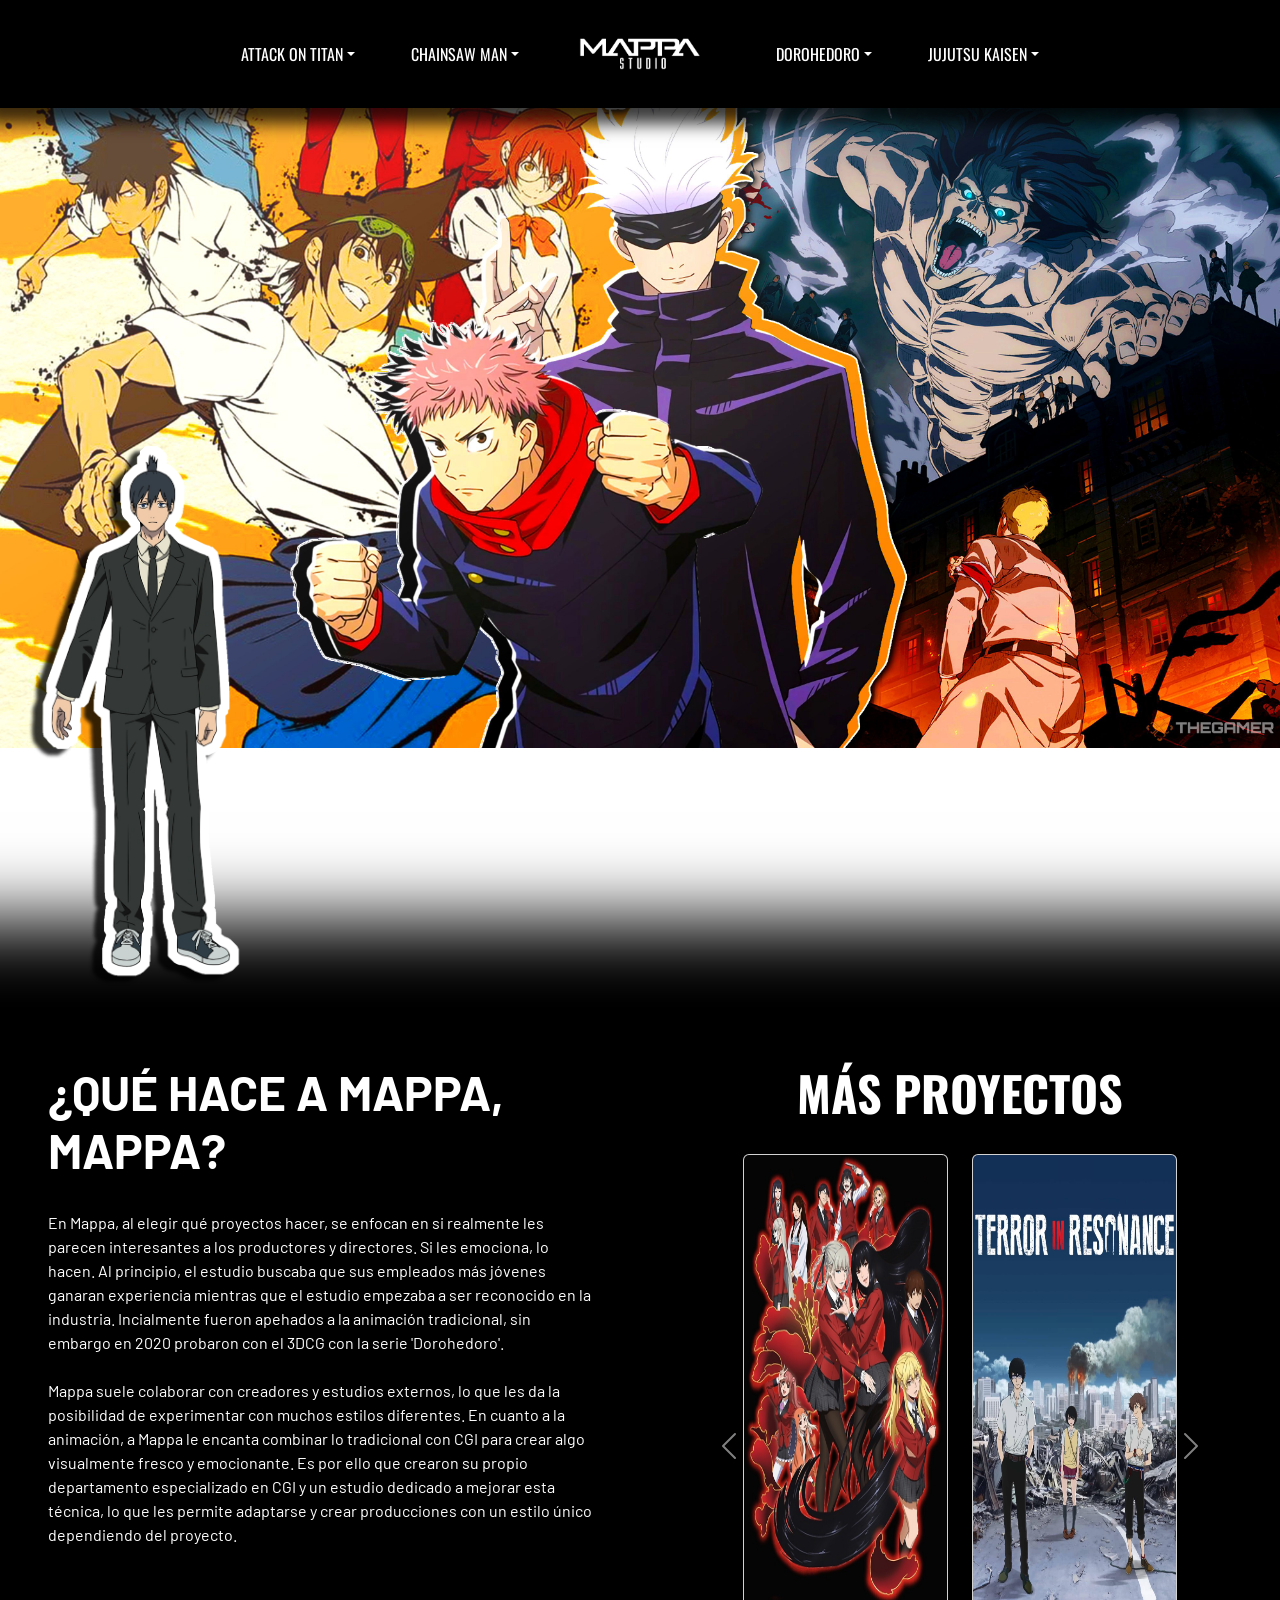
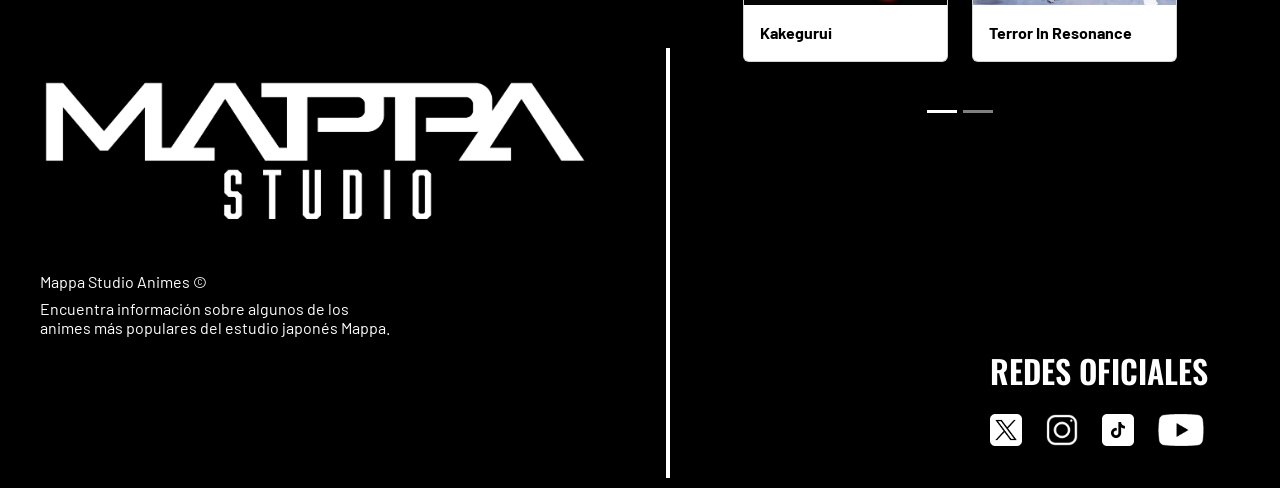
<file: index.html>
<!doctype html>
<html lang="en">
  <head>
    <meta charset="utf-8">
    <meta name="viewport" content="width=device-width, initial-scale=1">
    <title> MAPPA ANIMES </title>
    <link href="https://cdn.jsdelivr.net/npm/bootstrap@5.3.3/dist/css/bootstrap.min.css" rel="stylesheet" integrity="sha384-QWTKZyjpPEjISv5WaRU9OFeRpok6YctnYmDr5pNlyT2bRjXh0JMhjY6hW+ALEwIH" crossorigin="anonymous">
    <link href="./styles/style.css" rel="stylesheet">
  </head>
  <body>
    
    <nav class="navbar navbar-expand-lg">
      <div class="container-fluid">

        <button class="navbar-toggler" type="button" data-bs-toggle="collapse" data-bs-target="#navbarNavDropdown" aria-controls="navbarNavDropdown" aria-expanded="false" aria-label="Toggle navigation">
          <span class="navbar-toggler-icon"></span>
        </button>

        <div class="collapse navbar-collapse justify-content-center" id="navbarNavDropdown">
          <ul class="navbar-nav align-items-center">

            <li class="nav-item dropdown">
              <a class="nav-link aot dropdown-toggle" href="#" role="button" data-bs-toggle="dropdown" aria-expanded="false">
                ATTACK ON TITAN
              </a>
              <ul class="dropdown-menu aot">
                <li><a class="dropdown-item" href="aot.html#home"> Home </a></li>
                <li><a class="dropdown-item" href="aot.html#season4"> Season 4 </a></li>
                <li><a class="dropdown-item" href="aot.html#titanes"> Titanes </a></li>
                <li><a class="dropdown-item" href="aot.html#soundtrack"> Soundtrack </a></li>
              </ul>
            </li>

            <li class="nav-item dropdown">
              <a class="nav-link csm dropdown-toggle" href="#" role="button" data-bs-toggle="dropdown" aria-expanded="false">
                CHAINSAW MAN
              </a>
              <ul class="dropdown-menu csm">
                <li><a class="dropdown-item" href="csm.html#home"> Home </a></li>
                <li><a class="dropdown-item" href="csm.html#personajes"> Personajes </a></li>
                <li><a class="dropdown-item" href="csm.html#anime"> Anime </a></li>
                <li><a class="dropdown-item" href="csm.html#manga"> Manga </a></li>
              </ul>
            </li>

              <div class="container">
                <a class="navbar-brand" href="index.html">
                  <img src="./assets/icons/mappa-logo.png" alt="Mappa Logo" width="auto" height="32">
                </a>
              </div>

            <li class="nav-item dropdown">
              <a class="nav-link dhd dropdown-toggle" href="#" role="button" data-bs-toggle="dropdown" aria-expanded="false">
                DOROHEDORO
              </a>
              <ul class="dropdown-menu dhd">
                <li><a class="dropdown-item" href="dhd.html#home"> Home </a></li>
                <li><a class="dropdown-item" href="dhd.html#about"> About </a></li>
                <li><a class="dropdown-item" href="dhd.html#cgi"> CGI </a></li>
                <li><a class="dropdown-item" href="dhd.html#arte"> Arte Visual </a></li>
              </ul>
            </li>

            <li class="nav-item dropdown">
              <a class="nav-link jjk dropdown-toggle" href="#" role="button" data-bs-toggle="dropdown" aria-expanded="false">
                JUJUTSU KAISEN
              </a>
              <ul class="dropdown-menu jjk">
                <li><a class="dropdown-item" href="jjk.html#home"> Home </a></li>
                <li><a class="dropdown-item" href="jjk.html#movie"> JJK 0 </a></li>
                <li><a class="dropdown-item" href="jjk.html#shibuya"> Shibuya Arc </a></li>
                <li><a class="dropdown-item" href="jjk.html#special"> Grado Especial </a></li>
              </ul>
            </li>

          </ul>
        </div>
      </div>
    </nav>

    <div class="backgroundchange">

      <button type="button" class="btn aki" data-bs-toggle="tooltip" data-bs-custom-class="custom-tooltip" data-bs-placement="right" data-bs-title="Mappa es un estudio de animación japonés, fundado el 14 de junio de 2011 por Masao Maruyama, quien previamente fue fundador y productor en Madhouse. El nombre Mappa proviene del acrónimo de 'Maruyama Animation Produce Project Association'. Este estudio se destaca por crear producciones con un enfoque en la estructura, el tema y la expresión visual.">
        <img class="imgtoolip" src="./assets/icons/akicsm.png" alt="Aki Hayakawa"> 
      </button>

    </div>

    <div class="info-estudio">

      <div class="section2">
        <h3> ¿QUÉ HACE A MAPPA, MAPPA? </h3>
        <p> En Mappa, al elegir qué proyectos hacer, se enfocan en si realmente les parecen interesantes a los productores y directores. Si les emociona, lo hacen. Al principio, el estudio buscaba que sus empleados más jóvenes ganaran experiencia mientras que el estudio empezaba a ser reconocido en la industria. Incialmente fueron apehados a la animación tradicional, sin embargo en 2020 probaron con el 3DCG con la serie 'Dorohedoro'. </br></br> Mappa suele colaborar con creadores y estudios externos, lo que les da la posibilidad de experimentar con muchos estilos diferentes.
          En cuanto a la animación, a Mappa le encanta combinar lo tradicional con CGI para crear algo visualmente fresco y emocionante. Es por ello que crearon su propio departamento especializado en CGI y un estudio dedicado a mejorar esta técnica, lo que les permite adaptarse y crear producciones con un estilo único dependiendo del proyecto.</p>
      </div>

      <div class="section3">

        <div class="textos3">
          <h5> MÁS PROYECTOS </h5>
        </div>
        
        <div id="carouselExampleIndicators" class="carousel slide">
          <div class="carousel-indicators">
            <button type="button" data-bs-target="#carouselExampleIndicators" data-bs-slide-to="0" class="active" aria-current="true" aria-label="Slide 1"></button>
            <button type="button" data-bs-target="#carouselExampleIndicators" data-bs-slide-to="1" aria-label="Slide 2"></button>
          </div>
          <div class="carousel-inner">
            <div class="carousel-item active">
              <div class="card">
                <img src="./assets/images/kakegurui.jpg" class="card-img-top imgkakegurui" alt="Kakegurui anime">
                <div class="card-body">
                  <p class="card-text"> Kakegurui </p>
                </div>
              </div>
              <div class="card">
                <img src="./assets/images/tiranime.jpg" class="card-img-top imgtir" alt="Terror In Resonance anime">
                <div class="card-body">
                  <p class="card-text"> Terror In Resonance </p>
                </div>
              </div>
            </div>
            <div class="carousel-item">
              <div class="card">
                <img src="./assets/images/dororoanime.jpg" class="card-img-top imgdororo" alt="Dororo anime">
                <div class="card-body">
                  <p class="card-text"> Dororo </p>
                </div>
              </div>
              <div class="card">
                <img src="./assets/images/yoianime.jpg" class="card-img-top imgyoi" alt="Yuri!!! on Ice anime">
                <div class="card-body">
                  <p class="card-text"> Yuri!!! on Ice </p>
                </div>
              </div>
            </div>
          </div>
          <button class="carousel-control-prev" type="button" data-bs-target="#carouselExampleIndicators" data-bs-slide="prev">
            <span class="carousel-control-prev-icon" aria-hidden="true"></span>
            <span class="visually-hidden">Previous</span>
          </button>
          <button class="carousel-control-next" type="button" data-bs-target="#carouselExampleIndicators" data-bs-slide="next">
            <span class="carousel-control-next-icon" aria-hidden="true"></span>
            <span class="visually-hidden">Next</span>
          </button>
        </div>

      </div>
      
    </div>

    <footer class="footer">
      <div class="footer-content">
          <img class="logo-footer" src="./assets/icons/mappa-logo.png" alt="Mappa Logo">
          <div class="footer-text">
              <h4> Mappa Studio Animes &copy;</h4>
              <h4 class="footer-description">
                  Encuentra información sobre algunos de los </br> animes más populares del estudio japonés Mappa.
              </h4>
          </div>
      </div>
      <div class="footer-social">
        <div class="social-text">
          <h4> REDES OFICIALES </h4>
        </div>

        <div class="footer-icons">
          <a target="_blank" href="https://x.com/mappa_info">
              <img src="./assets/icons/xlogo.png" alt="X Logo" class="icon">
          </a>
          <a target="_blank" href="https://www.instagram.com/mappastudios/?hl=es">
              <img src="./assets/icons/iglogo.png" alt="Instagram Logo" class="icon">
          </a>
          <a target="_blank" href="https://www.tiktok.com/@mappa_anime_official?is_from_webapp=1&sender_device=pc">
              <img src="./assets/icons/tiktoklogo.png" alt="TikTok Logo" class="icon">
          </a>
          <a target="_blank" href="https://www.youtube.com/c/mappachannel">
              <img src="./assets/icons/ytlogo.png" alt="YouTube Logo" class="icon">
          </a>
        </div>
      </div>
  </footer>

    <script src="https://cdn.jsdelivr.net/npm/bootstrap@5.3.3/dist/js/bootstrap.bundle.min.js" integrity="sha384-YvpcrYf0tY3lHB60NNkmXc5s9fDVZLESaAA55NDzOxhy9GkcIdslK1eN7N6jIeHz" crossorigin="anonymous"></script>
    
    <script>
    const tooltipTriggerList = document.querySelectorAll('[data-bs-toggle="tooltip"]')
    const tooltipList = [...tooltipTriggerList].map(tooltipTriggerEl => new bootstrap.Tooltip(tooltipTriggerEl))
    </script>

  </body>
</html>
</file>
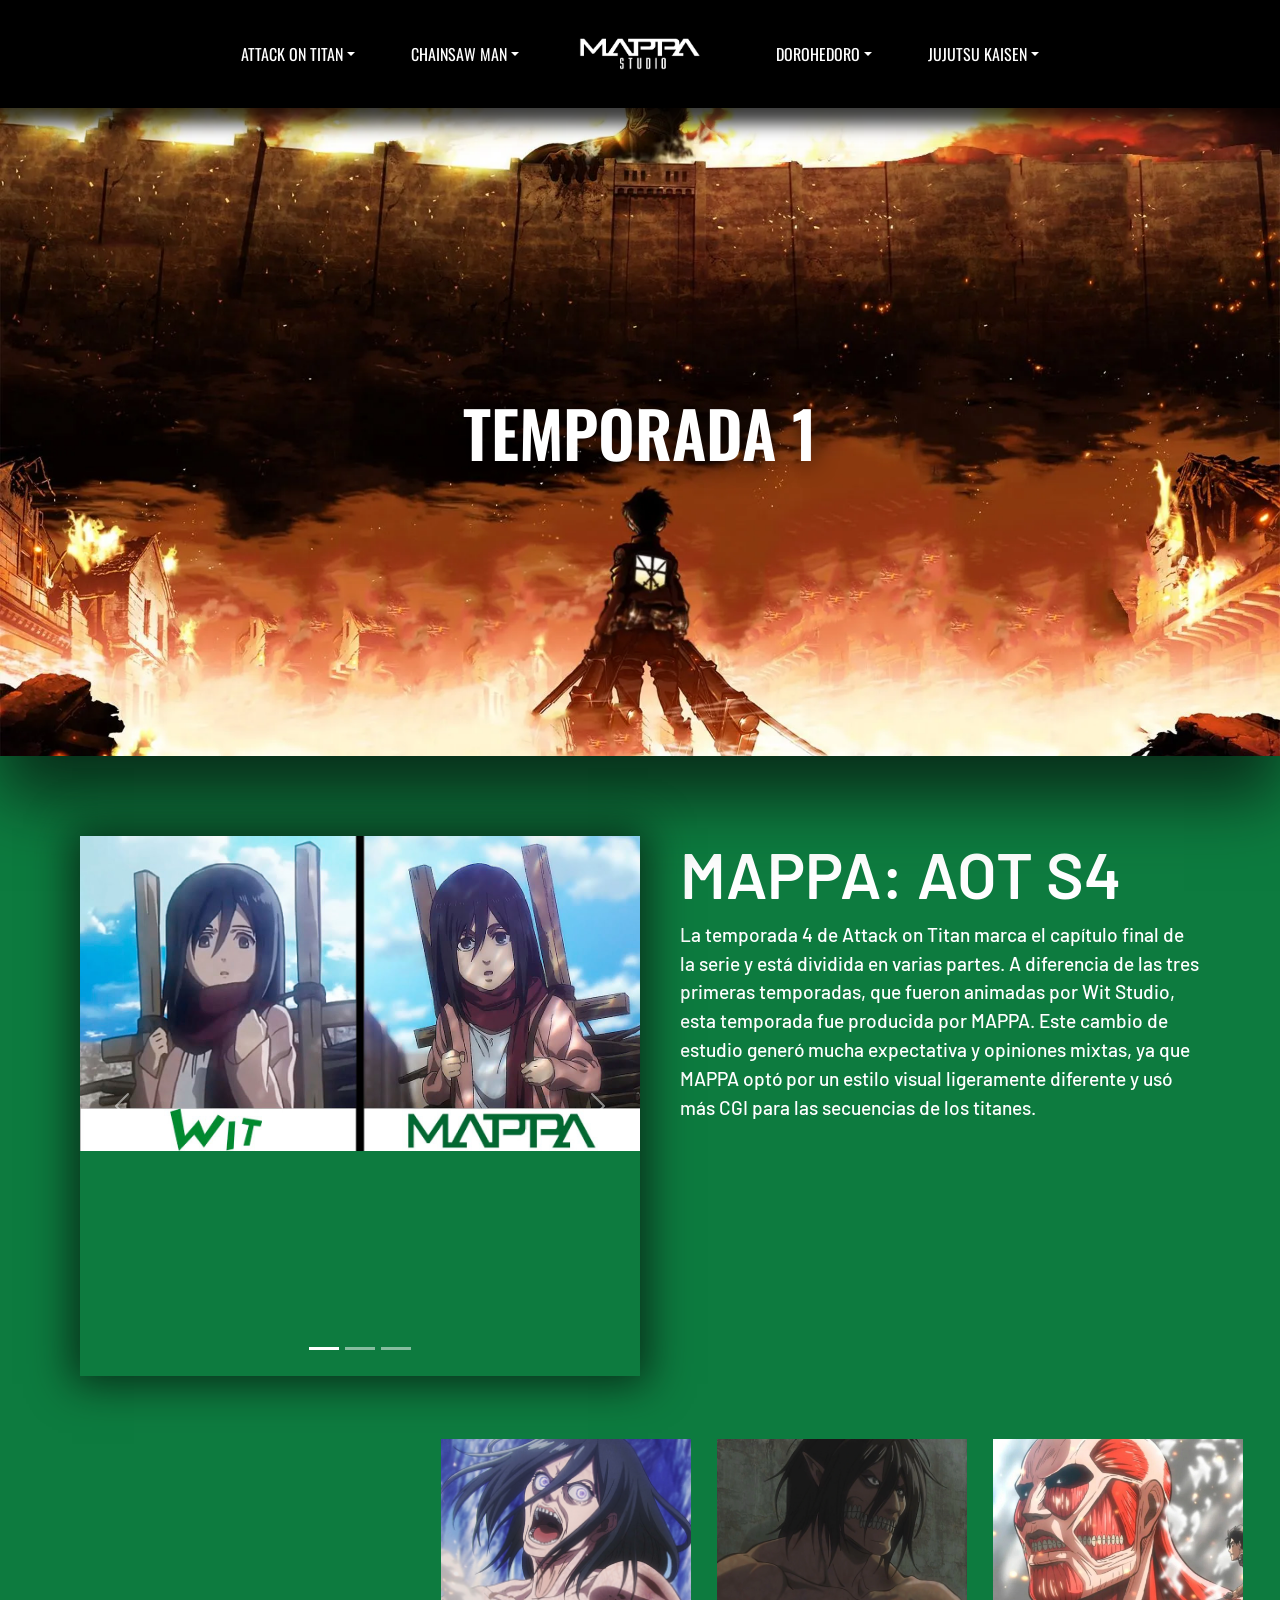
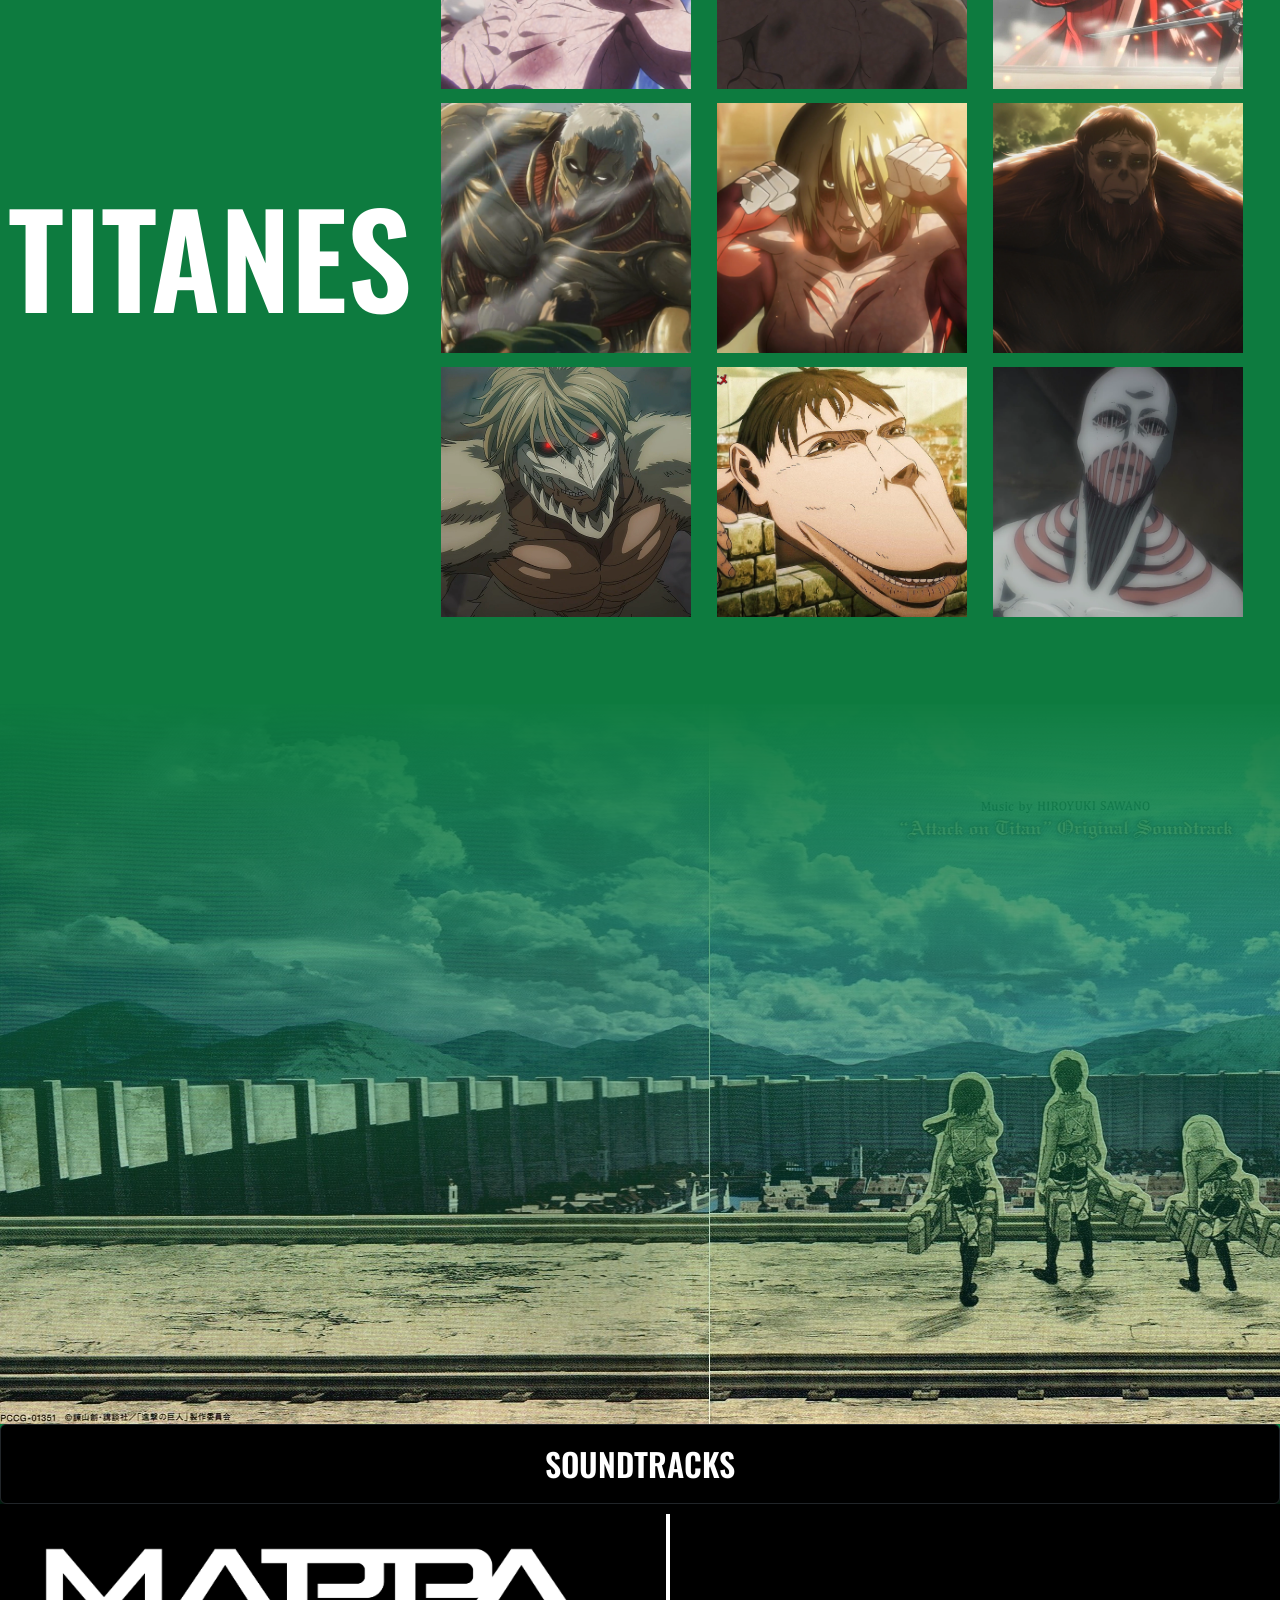
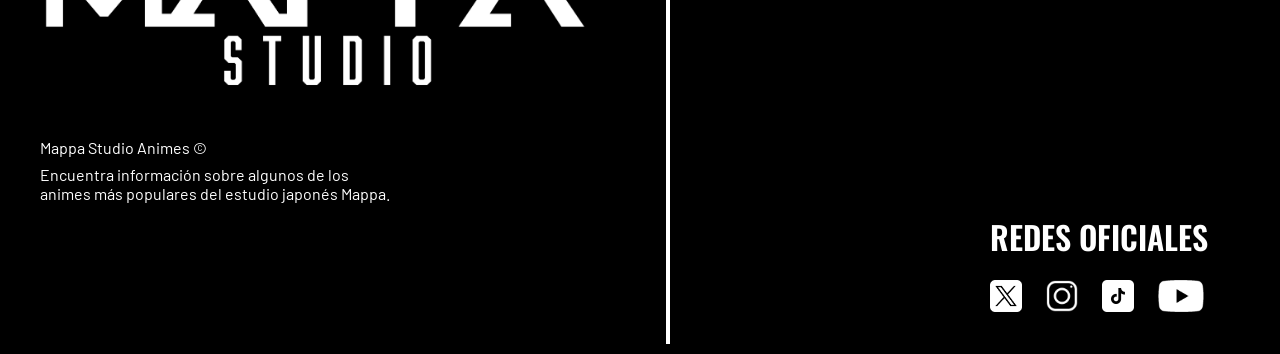
<file: aot.html>
<!doctype html>
<html lang="en">
  <head>
    <meta charset="utf-8">
    <meta name="viewport" content="width=device-width, initial-scale=1">
    <title> ATTACK ON TITAN </title>
    <link href="https://cdn.jsdelivr.net/npm/bootstrap@5.3.3/dist/css/bootstrap.min.css" rel="stylesheet" integrity="sha384-QWTKZyjpPEjISv5WaRU9OFeRpok6YctnYmDr5pNlyT2bRjXh0JMhjY6hW+ALEwIH" crossorigin="anonymous">
    <link href="./styles/aot.css" rel="stylesheet">
  </head>
  <body id="home">
    
    <nav class="navbar navbar-expand-lg">
      <div class="container-fluid">

        <button class="navbar-toggler" type="button" data-bs-toggle="collapse" data-bs-target="#navbarNavDropdown" aria-controls="navbarNavDropdown" aria-expanded="false" aria-label="Toggle navigation">
          <span class="navbar-toggler-icon"></span>
        </button>

        <div class="collapse navbar-collapse justify-content-center" id="navbarNavDropdown">
          <ul class="navbar-nav align-items-center">

            <li class="nav-item dropdown">
              <a class="nav-link aot dropdown-toggle" href="#" role="button" data-bs-toggle="dropdown" aria-expanded="false">
                ATTACK ON TITAN
              </a>
              <ul class="dropdown-menu aot">
                <li><a class="dropdown-item" href="aot.html#home"> Home </a></li>
                <li><a class="dropdown-item" href="aot.html#season4"> Season 4 </a></li>
                <li><a class="dropdown-item" href="aot.html#titanes"> Titanes </a></li>
                <li><a class="dropdown-item" href="aot.html#soundtrack"> Soundtrack </a></li>
              </ul>
            </li>

            <li class="nav-item dropdown">
              <a class="nav-link csm dropdown-toggle" href="#" role="button" data-bs-toggle="dropdown" aria-expanded="false">
                CHAINSAW MAN
              </a>
              <ul class="dropdown-menu csm">
                <li><a class="dropdown-item" href="csm.html#home"> Home </a></li>
                <li><a class="dropdown-item" href="csm.html#personajes"> Personajes </a></li>
                <li><a class="dropdown-item" href="csm.html#anime"> Anime </a></li>
                <li><a class="dropdown-item" href="csm.html#manga"> Manga </a></li>
              </ul>
            </li>

              <div class="container">
                <a class="navbar-brand" href="index.html">
                  <img src="./assets/icons/mappa-logo.png" alt="Mappa Logo" width="auto" height="32">
                </a>
              </div>

            <li class="nav-item dropdown">
              <a class="nav-link dhd dropdown-toggle" href="#" role="button" data-bs-toggle="dropdown" aria-expanded="false">
                DOROHEDORO
              </a>
              <ul class="dropdown-menu dhd">
                <li><a class="dropdown-item" href="dhd.html#home"> Home </a></li>
                <li><a class="dropdown-item" href="dhd.html#about"> About </a></li>
                <li><a class="dropdown-item" href="dhd.html#cgi"> CGI </a></li>
                <li><a class="dropdown-item" href="dhd.html#arte"> Arte Visual </a></li>
              </ul>
            </li>

            <li class="nav-item dropdown">
              <a class="nav-link jjk dropdown-toggle" href="#" role="button" data-bs-toggle="dropdown" aria-expanded="false">
                JUJUTSU KAISEN
              </a>
              <ul class="dropdown-menu jjk">
                <li><a class="dropdown-item" href="jjk.html#home"> Home </a></li>
                <li><a class="dropdown-item" href="jjk.html#movie"> JJK 0 </a></li>
                <li><a class="dropdown-item" href="jjk.html#shibuya"> Shibuya Arc </a></li>
                <li><a class="dropdown-item" href="jjk.html#special"> Grado Especial </a></li>
              </ul>
            </li>

          </ul>
        </div>
      </div>
    </nav>

    <div class="carousel slide principal" data-bs-ride="carousel">
    <div class="carousel-inner">
        <div class="carousel-item c1 active">
          <img src="./assets/images/aots1.webp" class="d-block w-100 carousel-img" alt="Attack On Titan Season 1">
            <h1> TEMPORADA 1 </h1>
      </div>
        <div class="carousel-item c1">
          <img src="./assets/images/aots2.jpg" class="d-block w-100 carousel-img" alt="Attack On Titan Season 2">
            <h1> TEMPORADA 2 </h1>
      </div>
        <div class="carousel-item c1">
            <img src="./assets/images/aots3.jpg" class="d-block w-100 carousel-img" alt="Attack On Titan Season 3">
            <h1> TEMPORADA 3 </h1> 
      </div>
        <div class="carousel-item c1">
            <img src="./assets/images/aots4.jpg" class="d-block w-100 carousel-img" alt="Attack On Titan Season 4">
            <h1> TEMPORADA 4 </h1>
        </div>
      </div>
    </div>

    <div class="section1s4" id="season4">
      <div class="contenidos4">
    
        <div id="carouselExampleIndicators" class="carousel slide comparacion">
          <div class="carousel-indicators">
            <button type="button" data-bs-target="#carouselExampleIndicators" data-bs-slide-to="0" class="active" aria-current="true" aria-label="Slide 1"></button>
            <button type="button" data-bs-target="#carouselExampleIndicators" data-bs-slide-to="1" aria-label="Slide 2"></button>
            <button type="button" data-bs-target="#carouselExampleIndicators" data-bs-slide-to="2" aria-label="Slide 3"></button>
          </div>
          <div class="carousel-inner">
            <div class="carousel-item active">
              <img src="./assets/images/witvsmappa1.jpg" class="d-block w-100" alt="...">
            </div>
            <div class="carousel-item">
              <img src="./assets/images/witvsmappa2.jpg" class="d-block w-100" alt="...">
            </div>
            <div class="carousel-item">
              <img src="./assets/images/witvsmappa3.jpg" class="d-block w-100" alt="...">
            </div>
          </div>
          <button class="carousel-control-prev" type="button" data-bs-target="#carouselExampleIndicators" data-bs-slide="prev">
            <span class="carousel-control-prev-icon" aria-hidden="true"></span>
            <span class="visually-hidden">Previous</span>
          </button>
          <button class="carousel-control-next" type="button" data-bs-target="#carouselExampleIndicators" data-bs-slide="next">
            <span class="carousel-control-next-icon" aria-hidden="true"></span>
            <span class="visually-hidden">Next</span>
          </button>
        </div>

        <div class="infos4">
        <h3> MAPPA: AOT S4 </h3>
        <p> La temporada 4 de Attack on Titan marca el capítulo final de la serie y está dividida en varias partes. A diferencia de las tres primeras temporadas, que fueron animadas por Wit Studio, esta temporada fue producida por MAPPA. Este cambio de estudio generó mucha expectativa y opiniones mixtas, ya que MAPPA optó por un estilo visual ligeramente diferente y usó más CGI para las secuencias de los titanes.  </p>
        </div>

      </div>
    </div>

    <div class="titans" id="titanes">
    <div class="titulotitanes">
      <h2> TITANES </h2>
    </div>

    <div class="section2titans">
      <button type="button" class="btn" data-bs-container="body" data-bs-toggle="popover" data-bs-placement="Left" data-bs-content="Titán Fundador" data-bs-custom-class="custom-popover">
        <img src="./assets/images/titanfundador.webp" class="titanesimg" alt="Titan Fundador">
      
        <button type="button" class="btn" data-bs-container="body" data-bs-toggle="popover" data-bs-placement="Left" data-bs-content="Titán de Ataque" data-bs-custom-class="custom-popover">
          <img src="./assets/images/titanataque.webp" class="titanesimg" alt="Titan de Ataque">

          <button type="button" class="btn" data-bs-container="body" data-bs-toggle="popover" data-bs-placement="Left" data-bs-content="Titán Colosal" data-bs-custom-class="custom-popover">
            <img src="./assets/images/titancolosal.jpeg" class="titanesimg" alt="Titan Colosal">

            <button type="button" class="btn" data-bs-container="body" data-bs-toggle="popover" data-bs-placement="Left" data-bs-content="Titán Acorazado" data-bs-custom-class="custom-popover">
              <img src="./assets/images/titanacorazado.webp" class="titanesimg" alt="Titan Acorazado">

              <button type="button" class="btn" data-bs-container="body" data-bs-toggle="popover" data-bs-placement="Left" data-bs-content="Titán Hembra" data-bs-custom-class="custom-popover">
                <img src="./assets/images/titanhembra.jpg" class="titanesimg" alt="Titan Hembra">

                <button type="button" class="btn" data-bs-container="body" data-bs-toggle="popover" data-bs-placement="Left" data-bs-content="Titán Bestia" data-bs-custom-class="custom-popover">
                  <img src="./assets/images/titanbestia.webp" class="titanesimg" alt="Titan Bestia">

                  <button type="button" class="btn" data-bs-container="body" data-bs-toggle="popover" data-bs-placement="Left" data-bs-content="Títán Mandíbula" data-bs-custom-class="custom-popover">
                    <img src="./assets/images/titanmandibula.webp" class="titanesimg" alt="Titan Mandibula">

                    <button type="button" class="btn" data-bs-container="body" data-bs-toggle="popover" data-bs-placement="Left" data-bs-content="Titán Carguero" data-bs-custom-class="custom-popover">
                      <img src="./assets/images/titancarguero.jpg" class="titanesimg" alt="Titan Carguero">

                      <button type="button" class="btn" data-bs-container="body" data-bs-toggle="popover" data-bs-placement="Left" data-bs-content="Titán Martillo de Guerra" data-bs-custom-class="custom-popover">
                        <img src="./assets/images/titanmartillo.webp" class="titanesimg" alt="Titan Martillo de Guerra">
    </div>
  </div>

  <div class="bgsection3" id="soundtrack">
  </div>

  <button class="btn btn-dark" type="button" data-bs-toggle="offcanvas" data-bs-target="#offcanvasScrolling" aria-controls="offcanvasScrolling"> SOUNDTRACKS </button>

      <div class="offcanvas offcanvas-start" data-bs-scroll="true" data-bs-backdrop="false" tabindex="-1" id="offcanvasScrolling" aria-labelledby="offcanvasScrollingLabel">
        <div class="offcanvas-header">
          <h5 class="offcanvas-title" id="offcanvasScrollingLabel"> SOUNDTRACKS </h5>
          <button type="button" class="btn-close" data-bs-dismiss="offcanvas" aria-label="Close"></button>
        </div>
        <div class="offcanvas-body">
          
          <div>
            <a target="_blank" href="https://open.spotify.com/intl-es/album/3WDkuVqT1OfkTdCyYQ2gXa?si=b86UZ0k5R1uwOkVhmUsG6A">
              <img src="./assets/images/aotcover1.png" class="d-block w-100" alt="Attack on Titan Original Sountrack">
            </a> 
            TV Anime "Attack on Titan" Original Sountrack
          </div>
        </br>
          <div>
            <a target="_blank" href="https://open.spotify.com/intl-es/album/0jNwqmKIwudqqbMJRRtzQb?si=onQn6U6SRSqJRdo05OFHqw">
              <img src="./assets/images/aotcover2.jpg" class="d-block w-100" alt="Attack on Titan 2 (Original Sountrack)">
            </a> 
            TV Anime "Attack on Titan 2" (Original Sountrack)
          </div>
        </br>
        <div>
          <a target="_blank" href="https://open.spotify.com/intl-es/album/5ZT4JbMhZU7V8sDPHZhG8h?si=gUdB33x3T5SMBcqwT5f20w">
            <img src="./assets/images/aotcover3.jpg" class="d-block w-100" alt="Attack on Titan Season 3 Original Sountrack">
          </a> 
          "Attack on Titan" Season 3 Original Sountrack
        </div>

        </div>
      </div>
    
    <footer class="footer">
      <div class="footer-content">
          <img class="logo-footer" src="./assets/icons/mappa-logo.png" alt="Mappa Logo">
          <div class="footer-text">
              <h4> Mappa Studio Animes &copy;</h4>
              <h4 class="footer-description">
                  Encuentra información sobre algunos de los </br> animes más populares del estudio japonés Mappa.
              </h4>
          </div>
      </div>
      <div class="footer-social">
        <div class="social-text">
          <h4> REDES OFICIALES </h4>
        </div>

        <div class="footer-icons">
          <a target="_blank" href="https://x.com/mappa_info">
              <img src="./assets/icons/xlogo.png" alt="X Logo" class="icon">
          </a>
          <a target="_blank" href="https://www.instagram.com/mappastudios/?hl=es">
              <img src="./assets/icons/iglogo.png" alt="Instagram Logo" class="icon">
          </a>
          <a target="_blank" href="https://www.tiktok.com/@mappa_anime_official?is_from_webapp=1&sender_device=pc">
              <img src="./assets/icons/tiktoklogo.png" alt="TikTok Logo" class="icon">
          </a>
          <a target="_blank" href="https://www.youtube.com/c/mappachannel">
              <img src="./assets/icons/ytlogo.png" alt="YouTube Logo" class="icon">
          </a>
        </div>
      </div>
  </footer>

    <script src="https://cdn.jsdelivr.net/npm/bootstrap@5.3.3/dist/js/bootstrap.bundle.min.js" integrity="sha384-YvpcrYf0tY3lHB60NNkmXc5s9fDVZLESaAA55NDzOxhy9GkcIdslK1eN7N6jIeHz" crossorigin="anonymous"></script>
    
    <script>

    const popoverTriggerList = document.querySelectorAll('[data-bs-toggle="popover"]')
    const popoverList = [...popoverTriggerList].map(popoverTriggerEl => new bootstrap.Popover(popoverTriggerEl))

    </script>
  </body>
</html>
</file>
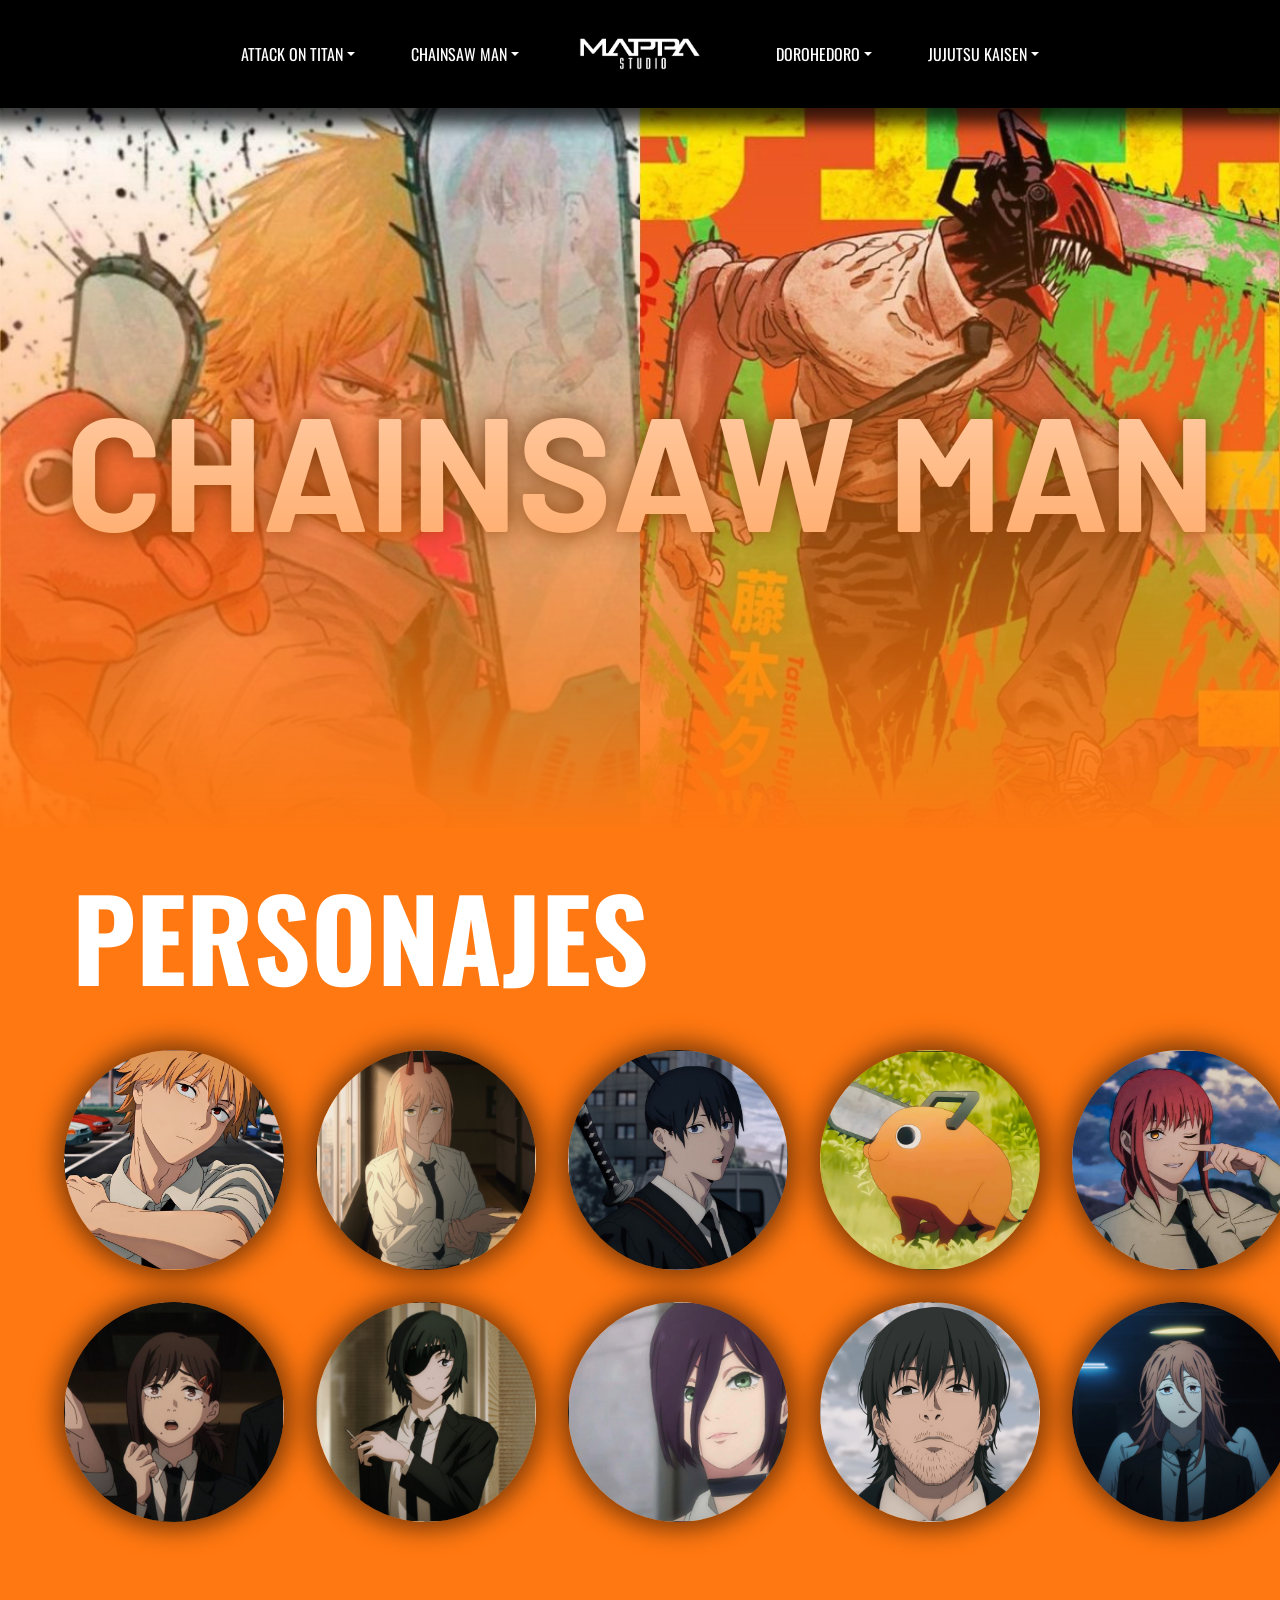
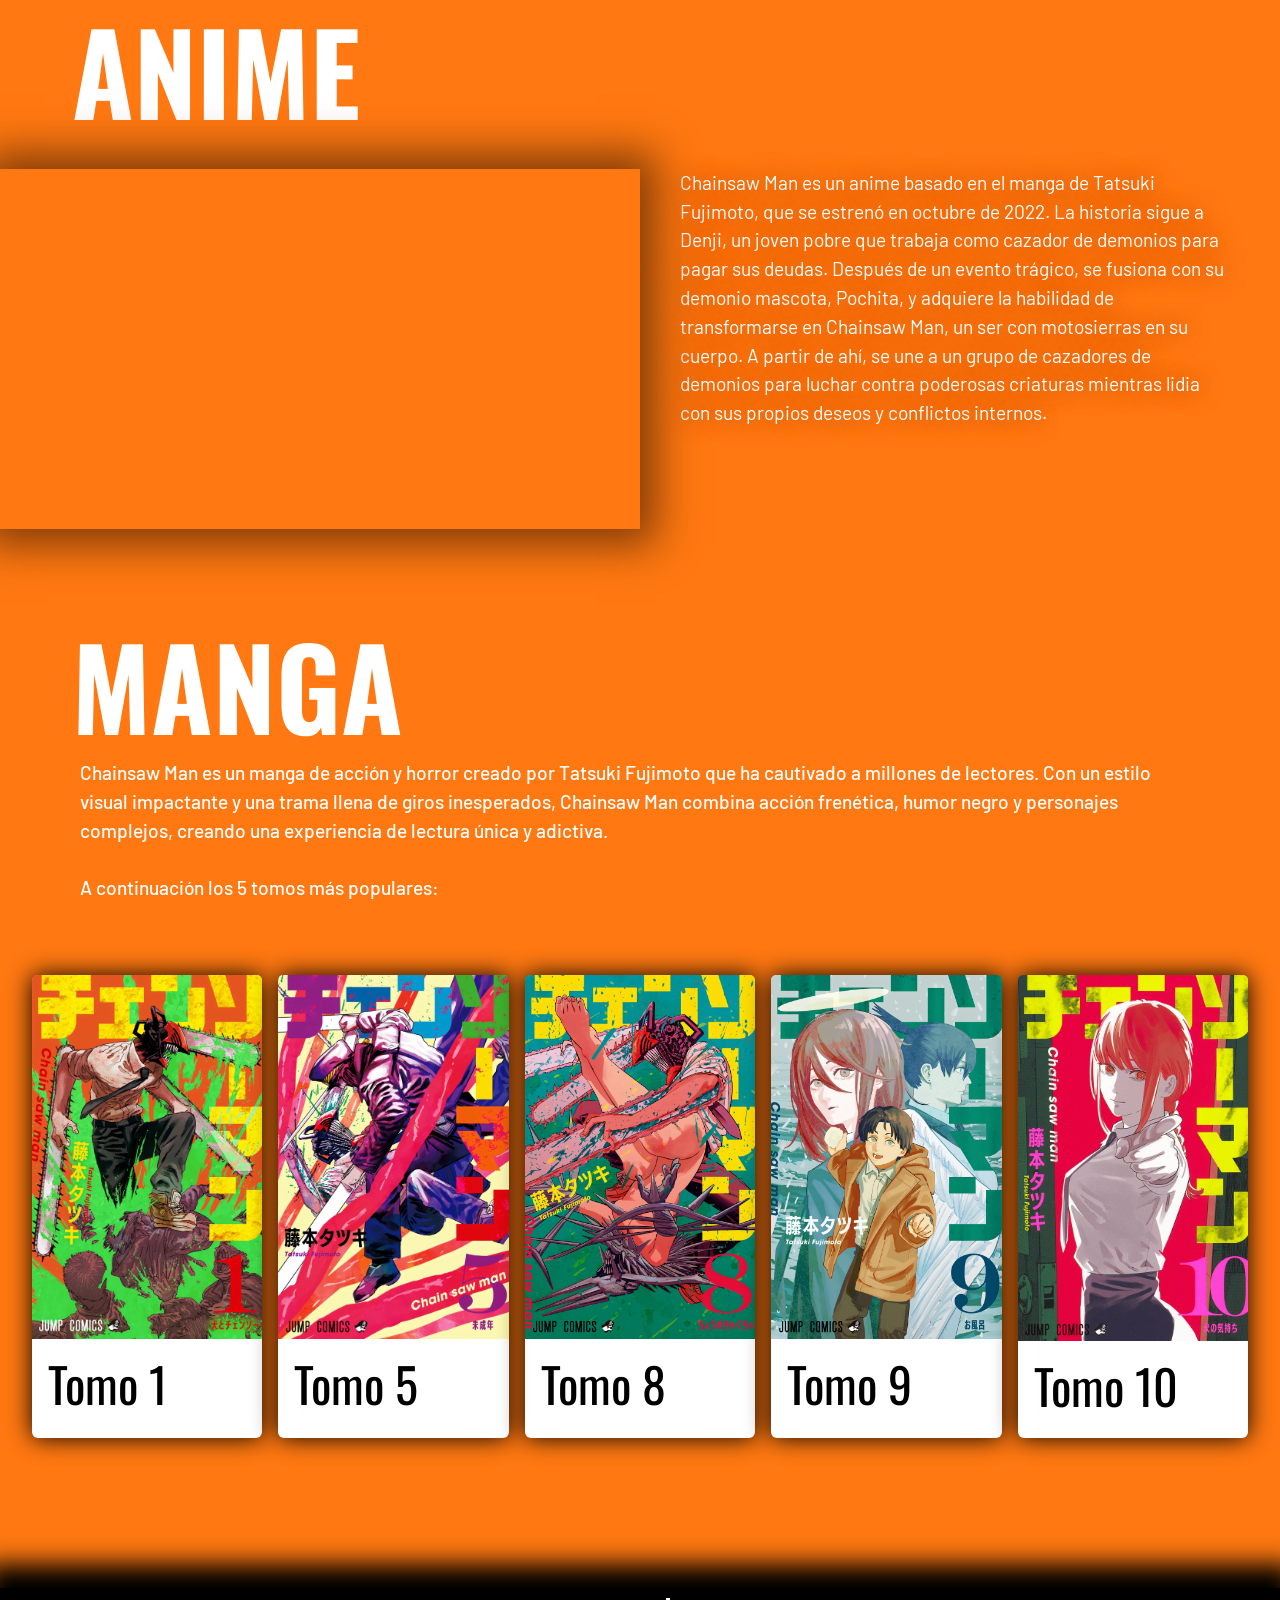
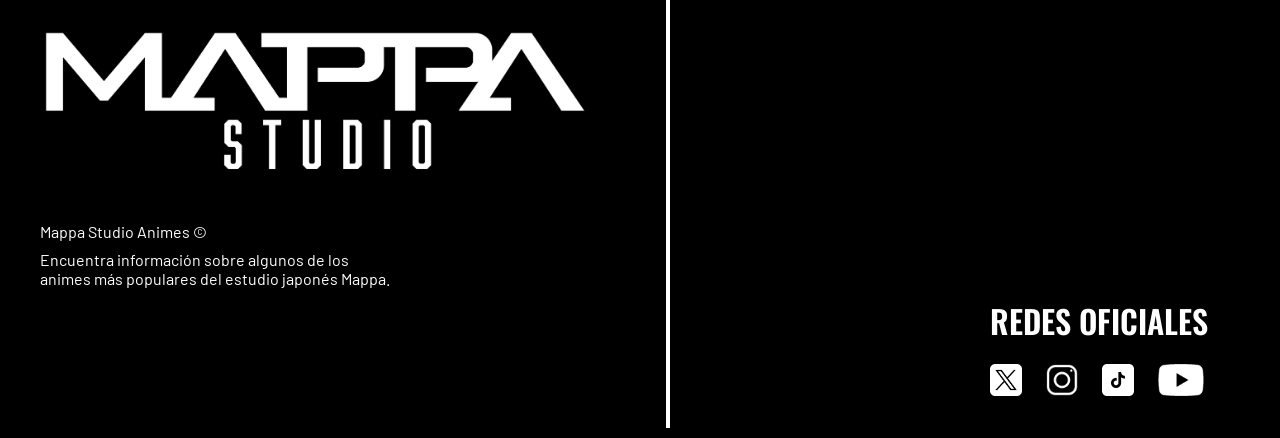
<file: csm.html>
<!doctype html>
<html lang="en">
  <head>
    <meta charset="utf-8">
    <meta name="viewport" content="width=device-width, initial-scale=1">
    <title> CHAINSAW MAN </title>
    <link href="https://cdn.jsdelivr.net/npm/bootstrap@5.3.3/dist/css/bootstrap.min.css" rel="stylesheet" integrity="sha384-QWTKZyjpPEjISv5WaRU9OFeRpok6YctnYmDr5pNlyT2bRjXh0JMhjY6hW+ALEwIH" crossorigin="anonymous">
    <link href="./styles/csm.css" rel="stylesheet">
  </head>
  <body id="home">
    
    <nav class="navbar navbar-expand-lg">
      <div class="container-fluid">

        <button class="navbar-toggler" type="button" data-bs-toggle="collapse" data-bs-target="#navbarNavDropdown" aria-controls="navbarNavDropdown" aria-expanded="false" aria-label="Toggle navigation">
          <span class="navbar-toggler-icon"></span>
        </button>

        <div class="collapse navbar-collapse justify-content-center" id="navbarNavDropdown">
          <ul class="navbar-nav align-items-center">

            <li class="nav-item dropdown">
              <a class="nav-link aot dropdown-toggle" href="#" role="button" data-bs-toggle="dropdown" aria-expanded="false">
                ATTACK ON TITAN
              </a>
              <ul class="dropdown-menu aot">
                <li><a class="dropdown-item" href="aot.html#home"> Home </a></li>
                <li><a class="dropdown-item" href="aot.html#season4"> Season 4 </a></li>
                <li><a class="dropdown-item" href="aot.html#titanes"> Titanes </a></li>
                <li><a class="dropdown-item" href="aot.html#soundtrack"> Soundtrack </a></li>
              </ul>
            </li>

            <li class="nav-item dropdown">
              <a class="nav-link csm dropdown-toggle" href="#" role="button" data-bs-toggle="dropdown" aria-expanded="false">
                CHAINSAW MAN
              </a>
              <ul class="dropdown-menu csm">
                <li><a class="dropdown-item" href="csm.html#home"> Home </a></li>
                <li><a class="dropdown-item" href="csm.html#personajes"> Personajes </a></li>
                <li><a class="dropdown-item" href="csm.html#anime"> Anime </a></li>
                <li><a class="dropdown-item" href="csm.html#manga"> Manga </a></li>
              </ul>
            </li>

              <div class="container">
                <a class="navbar-brand" href="index.html">
                  <img src="./assets/icons/mappa-logo.png" alt="Mappa Logo" width="auto" height="32">
                </a>
              </div>

            <li class="nav-item dropdown">
              <a class="nav-link dhd dropdown-toggle" href="#" role="button" data-bs-toggle="dropdown" aria-expanded="false">
                DOROHEDORO
              </a>
              <ul class="dropdown-menu dhd">
                <li><a class="dropdown-item" href="dhd.html#home"> Home </a></li>
                <li><a class="dropdown-item" href="dhd.html#about"> About </a></li>
                <li><a class="dropdown-item" href="dhd.html#cgi"> CGI </a></li>
                <li><a class="dropdown-item" href="dhd.html#arte"> Arte Visual </a></li>
              </ul>
            </li>

            <li class="nav-item dropdown">
              <a class="nav-link jjk dropdown-toggle" href="#" role="button" data-bs-toggle="dropdown" aria-expanded="false">
                JUJUTSU KAISEN
              </a>
              <ul class="dropdown-menu jjk">
                <li><a class="dropdown-item" href="jjk.html#home"> Home </a></li>
                <li><a class="dropdown-item" href="jjk.html#movie"> JJK 0 </a></li>
                <li><a class="dropdown-item" href="jjk.html#shibuya"> Shibuya Arc </a></li>
                <li><a class="dropdown-item" href="jjk.html#special"> Grado Especial </a></li>
              </ul>
            </li>

          </ul>
        </div>
      </div>
    </nav>

    <div class="homeimage">
      <h3> CHAINSAW MAN </h3>
    </div>

    <div class="section1title" id="personajes">
        <h2> PERSONAJES </h2>
    </div>

    <div class="personajes">

      <!-- Button trigger modal -->
      <button type="button" class="btn denji" data-bs-toggle="modal" data-bs-target="#denjiModal">
      </button>
  
      <!-- Denji Modal -->
      <div class="modal fade" id="denjiModal" tabindex="-1" aria-labelledby="denjiModalLabel" aria-hidden="true">
          <div class="modal-dialog">
              <div class="modal-content">
                  <div class="modal-header">
                      <h1 class="modal-title fs-5" id="denjiModalLabel"> DENJI </h1>
                      <button type="button" class="btn-close" data-bs-dismiss="modal" aria-label="Close"></button>
                  </div>
                  <div class="modal-body">
                    Denji es el protagonista de Chainsaw Man. De niño heredó las deudas que su padre le debía a los yakuzas; para cumplir con estas deudas se convirtió en un cazador de demonios con ayuda de Pochita.
                  </div>
              </div>
          </div>
      </div>
  
      <!-- Button trigger modal -->
      <button type="button" class="btn power" data-bs-toggle="modal" data-bs-target="#powerModal">
      </button>
  
      <!-- Power Modal -->
      <div class="modal fade" id="powerModal" tabindex="-1" aria-labelledby="powerModalLabel" aria-hidden="true">
          <div class="modal-dialog">
              <div class="modal-content">
                  <div class="modal-header">
                      <h1 class="modal-title fs-5" id="powerModalLabel"> POWER </h1>
                      <button type="button" class="btn-close" data-bs-dismiss="modal" aria-label="Close"></button>
                  </div>
                  <div class="modal-body">
                    Power es la poseída del Demonio de la Sangre, tiene la capacidad de manipular sangre tanto de su cuerpo como el de otros con el fin de crear armas. Trabaja junto con Denji para cazar a otros Demonios.
                  </div>
              </div>
          </div>
      </div>
  
      <!-- Button trigger modal -->
      <button type="button" class="btn aki" data-bs-toggle="modal" data-bs-target="#akiModal">

      </button>
  
      <!-- Aki Modal -->
      <div class="modal fade" id="akiModal" tabindex="-1" aria-labelledby="akiModalLabel" aria-hidden="true">
          <div class="modal-dialog">
              <div class="modal-content">
                  <div class="modal-header">
                      <h1 class="modal-title fs-5" id="akiModalLabel"> AKI HAYAKAWA </h1>
                      <button type="button" class="btn-close" data-bs-dismiss="modal" aria-label="Close"></button>
                  </div>
                  <div class="modal-body">
                    Aki es un Cazador de Demonios que trabaja para Makima, enfocado únicamente en cumplir su labor. No respeta a sus compañeros Power y Denji. Su motivación principal es vengarse del Demonio Pistola.
                  </div>
              </div>
          </div>
      </div>
  

        <!-- Button trigger modal -->
        <button type="button" class="btn pochita" data-bs-toggle="modal" data-bs-target="#pochitaModal">
        </button>
  
        <!-- Modal -->
        <div class="modal fade" id="pochitaModal" tabindex="-1" aria-labelledby="pochitaModalLabel" aria-hidden="true">
            <div class="modal-dialog">
            <div class="modal-content">
                <div class="modal-header">
                <h1 class="modal-title fs-5" id="pochitaModalLabel"> POCHITA </h1>
                <button type="button" class="btn-close" data-bs-dismiss="modal" aria-label="Close"></button>
                </div>
                <div class="modal-body">
                  Pochita es un demonio con apariencia de un pequeño perro con una motosierra en la cabeza. Es el Demonio de la Motosierra y el compañero de Denji. Tras un evento crítico, Pochita se fusiona con Denji, dándole el poder de transformarse en el Hombre Motosierra. 
                </div>
            </div>
            </div>
        </div>

        <!-- Button trigger modal -->
        <button type="button" class="btn makima" data-bs-toggle="modal" data-bs-target="#makimaModal">
        </button>
  
        <!-- Modal -->
        <div class="modal fade" id="makimaModal" tabindex="-1" aria-labelledby="makimaModalLabel" aria-hidden="true">
            <div class="modal-dialog">
            <div class="modal-content">
                <div class="modal-header">
                <h1 class="modal-title fs-5" id="makimaModalLabel"> MAKIMA </h1>
                <button type="button" class="btn-close" data-bs-dismiss="modal" aria-label="Close"></button>
                </div>
                <div class="modal-body">
                  Makima es una persona inteligente y hábil, que mantiene siempre la calma. Posee un poderoso ritual que utiliza sacrificios para eliminar a sus enemigos.
                </div>
            </div>
            </div>
        </div>

        <!-- Button trigger modal -->
        <button type="button" class="btn kobeni" data-bs-toggle="modal" data-bs-target="#kobeniModal">
        </button>
  
        <!-- Modal -->
        <div class="modal fade" id="kobeniModal" tabindex="-1" aria-labelledby="kobeniModalLabel" aria-hidden="true">
            <div class="modal-dialog">
            <div class="modal-content">
                <div class="modal-header">
                <h1 class="modal-title fs-5" id="kobeniModalLabel"> KOBENI </h1>
                <button type="button" class="btn-close" data-bs-dismiss="modal" aria-label="Close"></button>
                </div>
                <div class="modal-body">
                  Kobeni fue miembro del escuadrón de Himeno, es un personaje intrigante debido a sus cambiantes actitudes según la situación. A pesar de su miedo, trabaja para ganar dinero y financiar la educación de su hermano. No se sabe con qué Demonio tiene contrato.
                </div>
            </div>
            </div>
        </div>

        <!-- Button trigger modal -->
        <button type="button" class="btn himeno" data-bs-toggle="modal" data-bs-target="#himenoModal">
        </button>
  
        <!-- Modal -->
        <div class="modal fade" id="himenoModal" tabindex="-1" aria-labelledby="himenoModalLabel" aria-hidden="true">
            <div class="modal-dialog">
            <div class="modal-content">
                <div class="modal-header">
                <h1 class="modal-title fs-5" id="himenoModalLabel"> HIMENO </h1>
                <button type="button" class="btn-close" data-bs-dismiss="modal" aria-label="Close"></button>
                </div>
                <div class="modal-body">
                  Himeno, excompañera de Aki y colaboradora de Makima, es una mujer inteligente y protectora con sus amigos. Destaca por su habilidad física y su contrato con el Demonio Fantasma, lo que le permite invocar partes o la totalidad de este demonio.
                </div>
            </div>
            </div>
        </div>

        <!-- Button trigger modal -->
        <button type="button" class="btn reze" data-bs-toggle="modal" data-bs-target="#rezeModal">
        </button>
  
        <!-- Modal -->
        <div class="modal fade" id="rezeModal" tabindex="-1" aria-labelledby="rezeModalLabel" aria-hidden="true">
            <div class="modal-dialog">
            <div class="modal-content">
                <div class="modal-header">
                <h1 class="modal-title fs-5" id="rezeModalLabel"> REZE </h1>
                <button type="button" class="btn-close" data-bs-dismiss="modal" aria-label="Close"></button>
                </div>
                <div class="modal-body">
                  Reze es misteriosa, carismática y tiene una personalidad encantadora, lo que rápidamente la convierte en alguien intrigante para los otros personajes. Su historia está llena de secretos, lo que añade un aire de complejidad a su papel en la trama.
                </div>
            </div>
            </div>
        </div>

        <!-- Button trigger modal -->
        <button type="button" class="btn kishibe" data-bs-toggle="modal" data-bs-target="#kishibeModal">
        </button>
  
        <!-- Modal -->
        <div class="modal fade" id="kishibeModal" tabindex="-1" aria-labelledby="kishibeModalLabel" aria-hidden="true">
            <div class="modal-dialog">
            <div class="modal-content">
                <div class="modal-header">
                <h1 class="modal-title fs-5" id="kishibeModalLabel"> KISHIBE </h1>
                <button type="button" class="btn-close" data-bs-dismiss="modal" aria-label="Close"></button>
                </div>
                <div class="modal-body">
                  Kishibe es visto como el cazador de demonios más poderoso y tiene una gran experiencia en su trabajo. A pesar de su afición al alcohol, es extremadamente eficiente, sincero, y es considerado invencible por muchos. Su carácter destaca por ser inteligente, frío y calculador.
                </div>
            </div>
            </div>
        </div>

        <!-- Button trigger modal -->
        <button type="button" class="btn angeldevil" data-bs-toggle="modal" data-bs-target="#angeldevilModal">
        </button>
  
        <!-- Modal -->
        <div class="modal fade" id="angeldevilModal" tabindex="-1" aria-labelledby="angeldevilModalLabel" aria-hidden="true">
            <div class="modal-dialog">
            <div class="modal-content">
                <div class="modal-header">
                <h1 class="modal-title fs-5" id="angeldevilModalLabel"> ANGEL DEVIL </h1>
                <button type="button" class="btn-close" data-bs-dismiss="modal" aria-label="Close"></button>
                </div>
                <div class="modal-body">
                  Ángel es una excepción entre los Demonios. A diferencia de los demás, no comparte sus deseos hacia los humanos y, de hecho, siente culpa al interactuar con ellos porque les quita años de vida. Sus alas son fuertes y resistentes, pero su mayor poder radica en transformar la esperanza de vida de las personas en armas destructivas.
                </div>
            </div>
            </div>
        </div>
    </div>

    <div class="section2title" id="anime">
      <h2> ANIME </h2>
    </div>

    <div class="section2grid">
     <div class="video-container">
      <iframe width="560" height="315" src="https://www.youtube.com/embed/l96zmDlWCBk?si=Rq77Yurgtey9ElLl" title="YouTube video player" frameborder="0" allow="accelerometer; autoplay; clipboard-write; encrypted-media; gyroscope; picture-in-picture; web-share" referrerpolicy="strict-origin-when-cross-origin" allowfullscreen></iframe>
    </div>
    <div class="texto-anime">
        <p> Chainsaw Man es un anime basado en el manga de Tatsuki Fujimoto, que se estrenó en octubre de 2022. La historia sigue a Denji, un joven pobre que trabaja como cazador de demonios para pagar sus deudas. Después de un evento trágico, se fusiona con su demonio mascota, Pochita, y adquiere la habilidad de transformarse en Chainsaw Man, un ser con motosierras en su cuerpo. A partir de ahí, se une a un grupo de cazadores de demonios para luchar contra poderosas criaturas mientras lidia con sus propios deseos y conflictos internos. </p>
    </div>
  </div>

  <div class="section3" id="manga">
    <h2 class="category-title">
      MANGA
    </h2>
  <p class="category-description">
    Chainsaw Man es un manga de acción y horror creado por Tatsuki Fujimoto que ha cautivado a millones de lectores. Con un estilo visual impactante y una trama llena de giros inesperados, Chainsaw Man combina acción frenética, humor negro y personajes complejos, creando una experiencia de lectura única y adictiva. </br></br> A continuación los 5 tomos más populares:
  </p>
  </div>

  <div class="grid1">
    <div class="card">
      <img src="./assets/images/tomo1.webp" class="card-img-top" alt="Tomo 1 CSM">
      <div class="card-body">
        <h5 class="card-title"> Tomo 1 </h5>
      </div>
    </div>

    <div class="card">
      <img src="./assets/images/tomo5.webp" class="card-img-top" alt="Tomo 5 CSM">
      <div class="card-body">
        <h5 class="card-title"> Tomo 5 </h5>
      </div>
    </div>

    <div class="card">
      <img src="./assets/images/tomo8.webp" class="card-img-top" alt="Tomo 8 CSM">
      <div class="card-body">
        <h5 class="card-title"> Tomo 8 </h5>
      </div>
    </div>

    <div class="card">
      <img src="./assets/images/tomo9.webp" class="card-img-top" alt="Tomo 9 CSM">
      <div class="card-body">
        <h5 class="card-title"> Tomo 9 </h5>
      </div>
    </div>

    <div class="card">
      <img src="./assets/images/tomo10.webp" class="card-img-top" alt="Tomo 10 CSM">
      <div class="card-body">
        <h5 class="card-title"> Tomo 10 </h5>
      </div>
    </div>
  </div>


    <footer class="footer">
      <div class="footer-content">
          <img class="logo-footer" src="./assets/icons/mappa-logo.png" alt="Mappa Logo">
          <div class="footer-text">
              <h4> Mappa Studio Animes &copy;</h4>
              <h4 class="footer-description">
                  Encuentra información sobre algunos de los </br> animes más populares del estudio japonés Mappa.
              </h4>
          </div>
      </div>
      <div class="footer-social">
        <div class="social-text">
          <h4> REDES OFICIALES </h4>
        </div>

        <div class="footer-icons">
          <a target="_blank" href="https://x.com/mappa_info">
              <img src="./assets/icons/xlogo.png" alt="X Logo" class="icon">
          </a>
          <a target="_blank" href="https://www.instagram.com/mappastudios/?hl=es">
              <img src="./assets/icons/iglogo.png" alt="Instagram Logo" class="icon">
          </a>
          <a target="_blank" href="https://www.tiktok.com/@mappa_anime_official?is_from_webapp=1&sender_device=pc">
              <img src="./assets/icons/tiktoklogo.png" alt="TikTok Logo" class="icon">
          </a>
          <a target="_blank" href="https://www.youtube.com/c/mappachannel">
              <img src="./assets/icons/ytlogo.png" alt="YouTube Logo" class="icon">
          </a>
        </div>
      </div>
  </footer>

    <script src="https://cdn.jsdelivr.net/npm/bootstrap@5.3.3/dist/js/bootstrap.bundle.min.js" integrity="sha384-YvpcrYf0tY3lHB60NNkmXc5s9fDVZLESaAA55NDzOxhy9GkcIdslK1eN7N6jIeHz" crossorigin="anonymous"></script>
    
  </body>
</html>
</file>
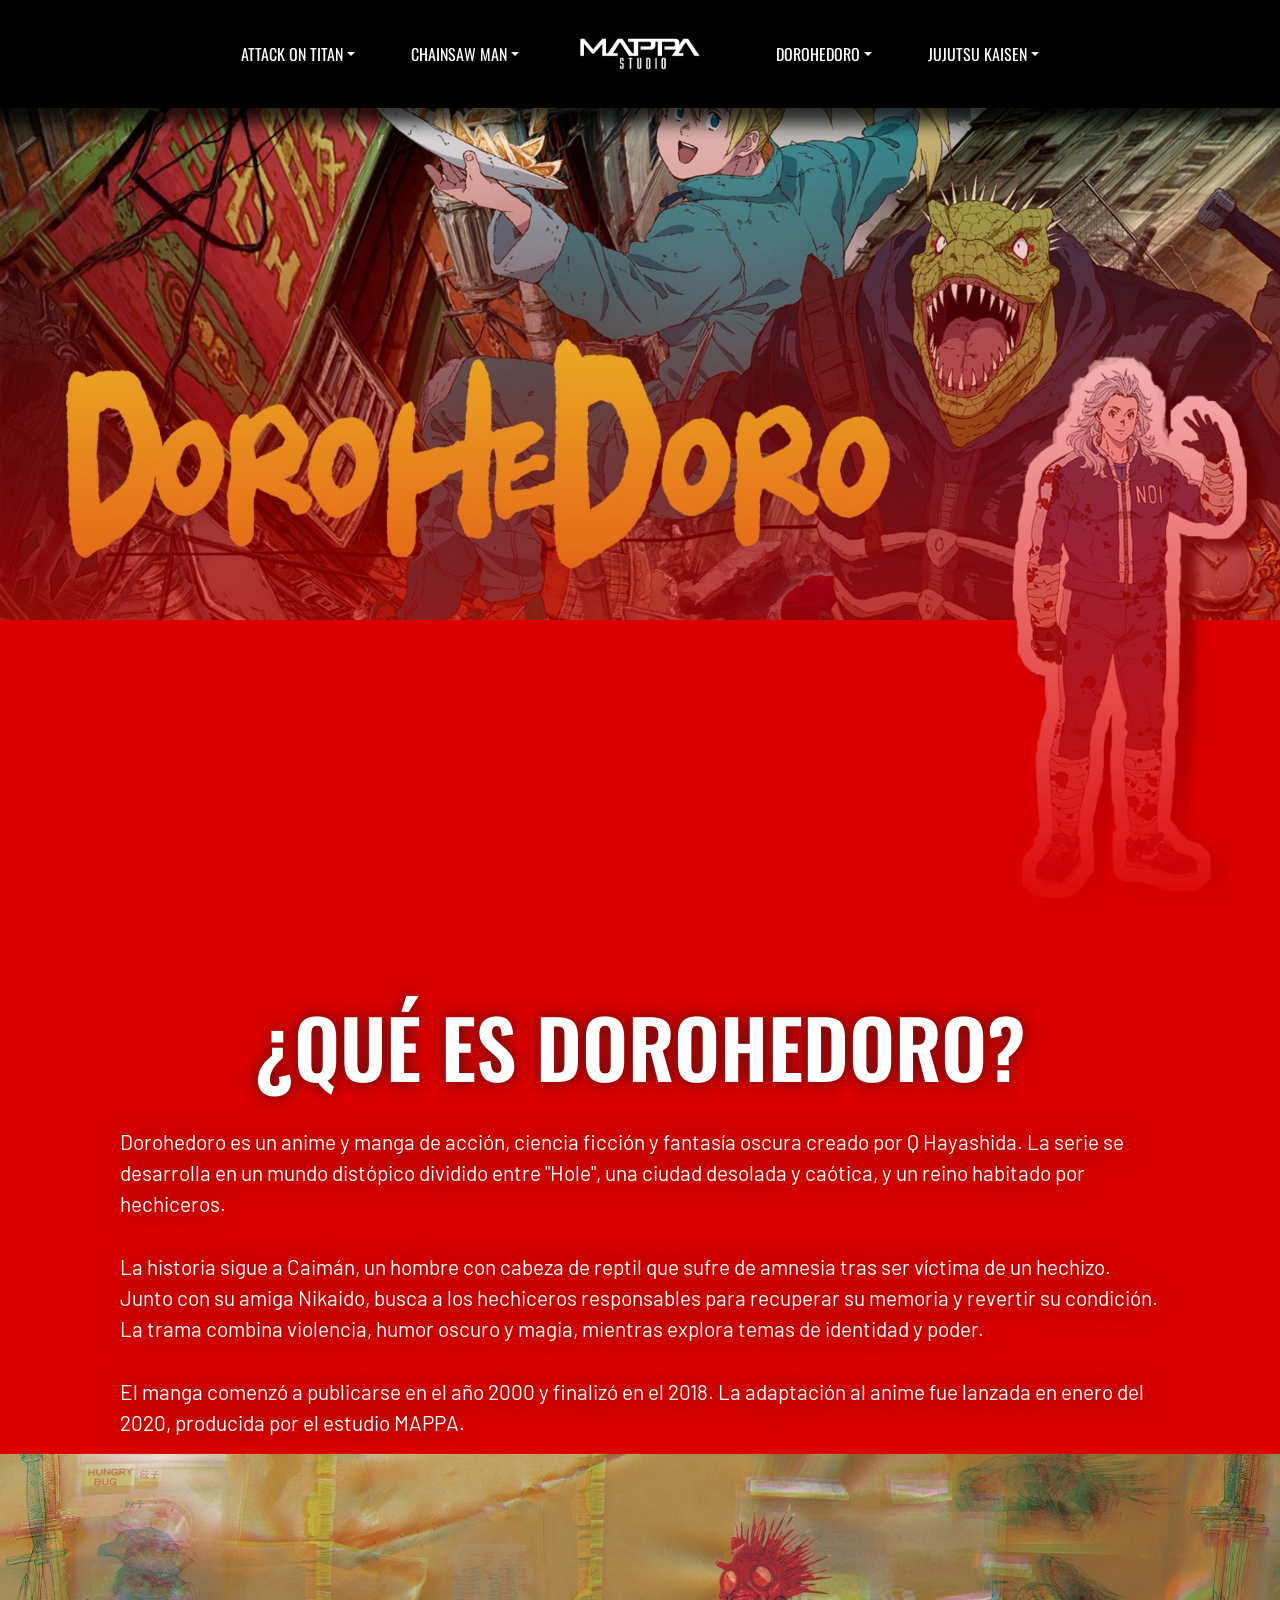
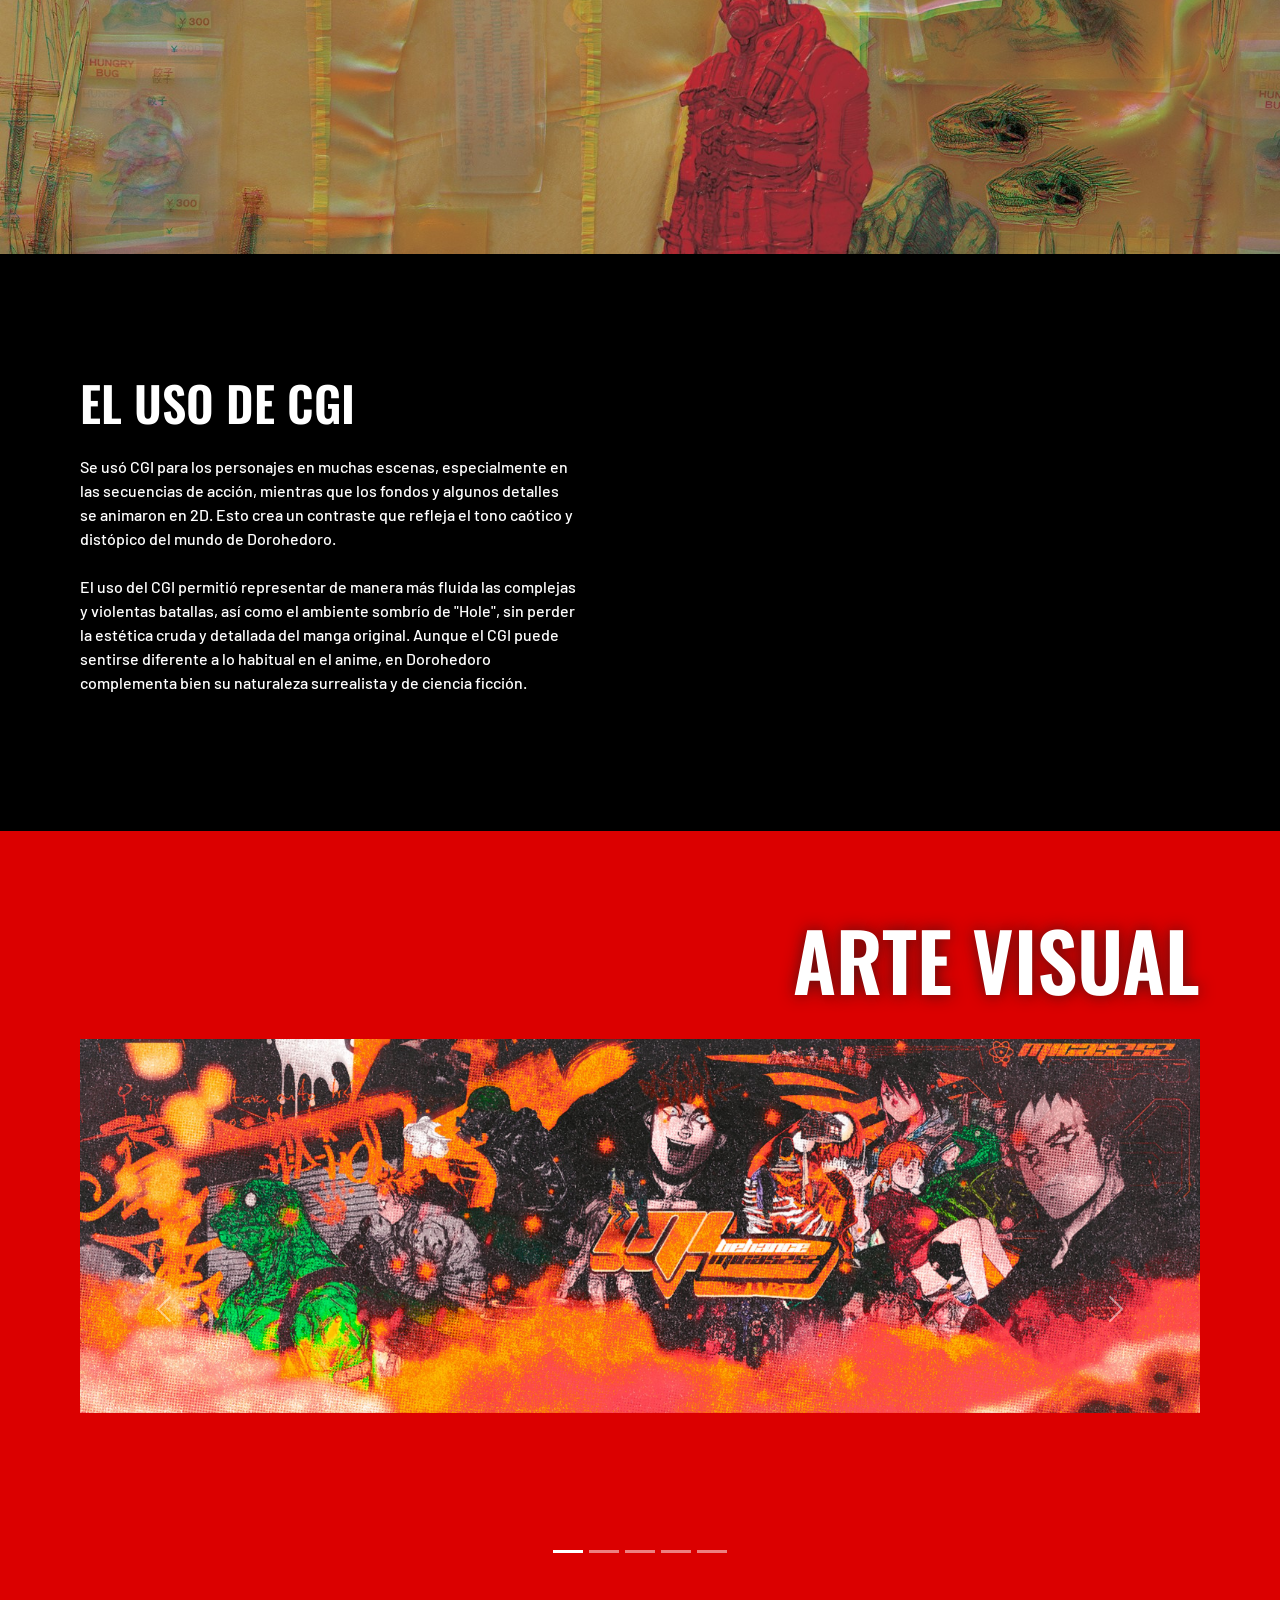
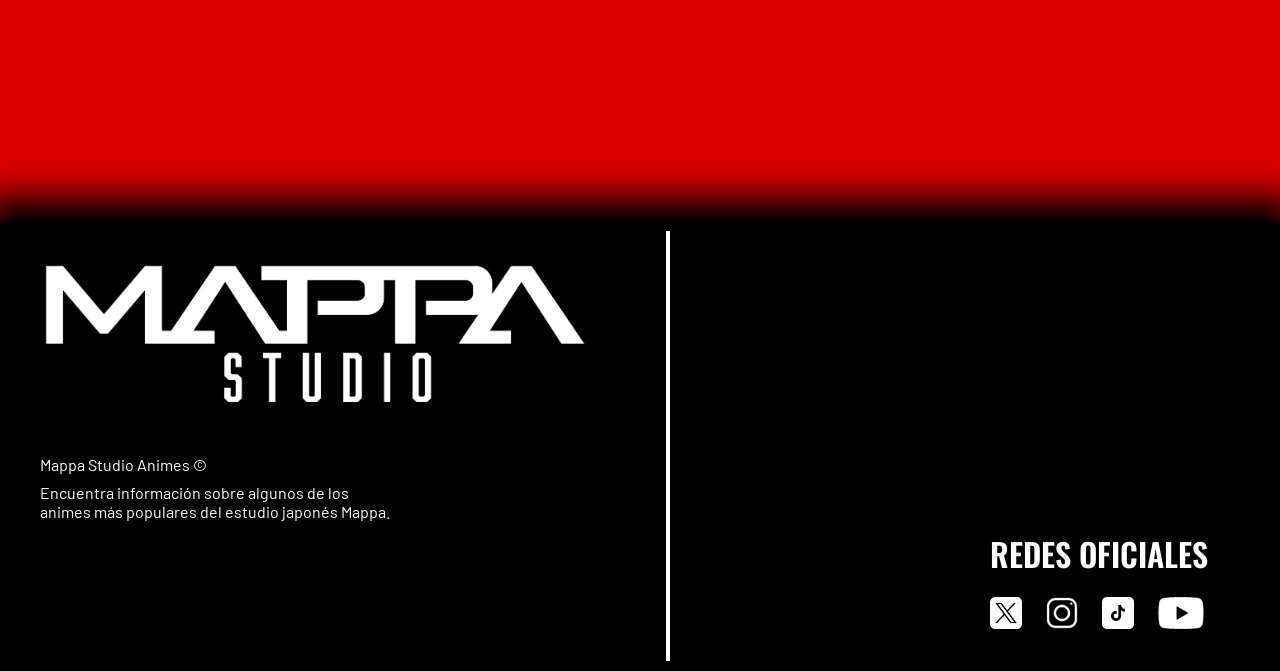
<file: dhd.html>
<!doctype html>
<html lang="en">
  <head>
    <meta charset="utf-8">
    <meta name="viewport" content="width=device-width, initial-scale=1">
    <title> DOROHEDORO </title>
    <link href="https://cdn.jsdelivr.net/npm/bootstrap@5.3.3/dist/css/bootstrap.min.css" rel="stylesheet" integrity="sha384-QWTKZyjpPEjISv5WaRU9OFeRpok6YctnYmDr5pNlyT2bRjXh0JMhjY6hW+ALEwIH" crossorigin="anonymous">
    <link href="./styles/dhd.css" rel="stylesheet">
  </head>
  <body id="home">
    
    <nav class="navbar navbar-expand-lg">
      <div class="container-fluid">

        <button class="navbar-toggler" type="button" data-bs-toggle="collapse" data-bs-target="#navbarNavDropdown" aria-controls="navbarNavDropdown" aria-expanded="false" aria-label="Toggle navigation">
          <span class="navbar-toggler-icon"></span>
        </button>

        <div class="collapse navbar-collapse justify-content-center" id="navbarNavDropdown">
          <ul class="navbar-nav align-items-center">

            <li class="nav-item dropdown">
              <a class="nav-link aot dropdown-toggle" href="#" role="button" data-bs-toggle="dropdown" aria-expanded="false">
                ATTACK ON TITAN
              </a>
              <ul class="dropdown-menu aot">
                <li><a class="dropdown-item" href="aot.html#home"> Home </a></li>
                <li><a class="dropdown-item" href="aot.html#season4"> Season 4 </a></li>
                <li><a class="dropdown-item" href="aot.html#titanes"> Titanes </a></li>
                <li><a class="dropdown-item" href="aot.html#soundtrack"> Soundtrack </a></li>
              </ul>
            </li>

            <li class="nav-item dropdown">
              <a class="nav-link csm dropdown-toggle" href="#" role="button" data-bs-toggle="dropdown" aria-expanded="false">
                CHAINSAW MAN
              </a>
              <ul class="dropdown-menu csm">
                <li><a class="dropdown-item" href="csm.html#home"> Home </a></li>
                <li><a class="dropdown-item" href="csm.html#personajes"> Personajes </a></li>
                <li><a class="dropdown-item" href="csm.html#anime"> Anime </a></li>
                <li><a class="dropdown-item" href="csm.html#manga"> Manga </a></li>
              </ul>
            </li>

              <div class="container">
                <a class="navbar-brand" href="index.html">
                  <img src="./assets/icons/mappa-logo.png" alt="Mappa Logo" width="auto" height="32">
                </a>
              </div>

            <li class="nav-item dropdown">
              <a class="nav-link dhd dropdown-toggle" href="#" role="button" data-bs-toggle="dropdown" aria-expanded="false">
                DOROHEDORO
              </a>
              <ul class="dropdown-menu dhd">
                <li><a class="dropdown-item" href="dhd.html#home"> Home </a></li>
                <li><a class="dropdown-item" href="dhd.html#about"> About </a></li>
                <li><a class="dropdown-item" href="dhd.html#cgi"> CGI </a></li>
                <li><a class="dropdown-item" href="dhd.html#arte"> Arte Visual </a></li>
              </ul>
            </li>

            <li class="nav-item dropdown">
              <a class="nav-link jjk dropdown-toggle" href="#" role="button" data-bs-toggle="dropdown" aria-expanded="false">
                JUJUTSU KAISEN
              </a>
              <ul class="dropdown-menu jjk">
                <li><a class="dropdown-item" href="jjk.html#home"> Home </a></li>
                <li><a class="dropdown-item" href="jjk.html#movie"> JJK 0 </a></li>
                <li><a class="dropdown-item" href="jjk.html#shibuya"> Shibuya Arc </a></li>
                <li><a class="dropdown-item" href="jjk.html#special"> Grado Especial </a></li>
              </ul>
            </li>

          </ul>
        </div>
      </div>
    </nav>

    <div class="header">

      <button type="button" class="btn noi" data-bs-toggle="tooltip" data-bs-custom-class="custom-tooltip" data-bs-placement="left" data-bs-title="¿Sabías que la creadora, Q Hayashida es sumamente reservada? Se sabe muy poco sobre su vida personal, y rara vez aparece en entrevistas o eventos. Esto genera mucha intriga en los fans... ¿Cómo será ella realmente?">
        <img class="imgtoolip" src="./assets/icons/noidhd.png" alt="Noi Dorohedoro"> 
      </button>

    </div>

    <div class="section1" id="about" >
      <h1> ¿QUÉ ES DOROHEDORO? </h1>
      <p> Dorohedoro es un anime y manga de acción, ciencia ficción y fantasía oscura creado por Q Hayashida. La serie se desarrolla en un mundo distópico dividido entre "Hole", una ciudad desolada y caótica, y un reino habitado por hechiceros. </br></br> La historia sigue a Caimán, un hombre con cabeza de reptil que sufre de amnesia tras ser víctima de un hechizo. Junto con su amiga Nikaido, busca a los hechiceros responsables para recuperar su memoria y revertir su condición. La trama combina violencia, humor oscuro y magia, mientras explora temas de identidad y poder.
        </br></br> El manga comenzó a publicarse en el año 2000 y finalizó en el 2018. La adaptación al anime fue lanzada en enero del 2020, producida por el estudio MAPPA. </p>
    </div>

    <div class="imgdorohedoro">
    </div>

    <div class="section2" id="cgi">
      <div class="infocgi">
          <h2> EL USO DE CGI </h2>
          <p> Se usó CGI para los personajes en muchas escenas, especialmente en las secuencias de acción, mientras que los fondos y algunos detalles se animaron en 2D. Esto crea un contraste que refleja el tono caótico y distópico del mundo de Dorohedoro.
              </br></br> El uso del CGI permitió representar de manera más fluida las complejas y violentas batallas, así como el ambiente sombrío de "Hole", sin perder la estética cruda y detallada del manga original. Aunque el CGI puede sentirse diferente a lo habitual en el anime, en Dorohedoro complementa bien su naturaleza surrealista y de ciencia ficción. </p>
      </div>
      <div class="video-container">
        <iframe width="560" height="315" src="https://www.youtube.com/embed/4CguD6QaJ0I?si=uExmvl6040Z8_KQH" title="YouTube video player" frameborder="0" allow="accelerometer; autoplay; clipboard-write; encrypted-media; gyroscope; picture-in-picture; web-share" referrerpolicy="strict-origin-when-cross-origin" allowfullscreen></iframe>
      </div>
    </div>

    <div class="section3av" id="arte">

      <h1 class="vatitle"> ARTE VISUAL </h1>

      <div id="carouselExampleIndicators" class="carousel slide">
        <div class="carousel-indicators">
          <button type="button" data-bs-target="#carouselExampleIndicators" data-bs-slide-to="0" class="active" aria-current="true" aria-label="Slide 1"></button>
          <button type="button" data-bs-target="#carouselExampleIndicators" data-bs-slide-to="1" aria-label="Slide 2"></button>
          <button type="button" data-bs-target="#carouselExampleIndicators" data-bs-slide-to="2" aria-label="Slide 3"></button>
          <button type="button" data-bs-target="#carouselExampleIndicators" data-bs-slide-to="3" aria-label="Slide 4"></button>
          <button type="button" data-bs-target="#carouselExampleIndicators" data-bs-slide-to="4" aria-label="Slide 5"></button>
        </div>
        <div class="carousel-inner">
          <div class="carousel-item active">
            <img src="./assets/images/va1.jfif" class="d-block w-100" alt="Dorohedoro Visual Art 1">
          </div>
          <div class="carousel-item">
            <img src="./assets/images/va2.jpg" class="d-block w-100" alt="Dorohedoro Visual Art 2">
          </div>
          <div class="carousel-item">
            <img src="./assets/images/va3.jpg" class="d-block w-100" alt="Dorohedoro Visual Art 3">
          </div>
          <div class="carousel-item">
            <img src="./assets/images/va4.jpeg" class="d-block w-100" alt="Dorohedoro Visual Art 4">
          </div>
          <div class="carousel-item">
            <img src="./assets/images/va5.jpg" class="d-block w-100" alt="Dorohedoro Visual Art 5">
          </div>
        </div>
        <button class="carousel-control-prev" type="button" data-bs-target="#carouselExampleIndicators" data-bs-slide="prev">
          <span class="carousel-control-prev-icon" aria-hidden="true"></span>
          <span class="visually-hidden">Previous</span>
        </button>
        <button class="carousel-control-next" type="button" data-bs-target="#carouselExampleIndicators" data-bs-slide="next">
          <span class="carousel-control-next-icon" aria-hidden="true"></span>
          <span class="visually-hidden">Next</span>
        </button>
      </div>

    </div>

    <footer class="footer">
      <div class="footer-content">
          <img class="logo-footer" src="./assets/icons/mappa-logo.png" alt="Mappa Logo">
          <div class="footer-text">
              <h4> Mappa Studio Animes &copy;</h4>
              <h4 class="footer-description">
                  Encuentra información sobre algunos de los </br> animes más populares del estudio japonés Mappa.
              </h4>
          </div>
      </div>
      <div class="footer-social">
        <div class="social-text">
          <h4> REDES OFICIALES </h4>
        </div>

        <div class="footer-icons">
          <a target="_blank" href="https://x.com/mappa_info">
              <img src="./assets/icons/xlogo.png" alt="X Logo" class="icon">
          </a>
          <a target="_blank" href="https://www.instagram.com/mappastudios/?hl=es">
              <img src="./assets/icons/iglogo.png" alt="Instagram Logo" class="icon">
          </a>
          <a target="_blank" href="https://www.tiktok.com/@mappa_anime_official?is_from_webapp=1&sender_device=pc">
              <img src="./assets/icons/tiktoklogo.png" alt="TikTok Logo" class="icon">
          </a>
          <a target="_blank" href="https://www.youtube.com/c/mappachannel">
              <img src="./assets/icons/ytlogo.png" alt="YouTube Logo" class="icon">
          </a>
        </div>
      </div>
  </footer>

    <script src="https://cdn.jsdelivr.net/npm/bootstrap@5.3.3/dist/js/bootstrap.bundle.min.js" integrity="sha384-YvpcrYf0tY3lHB60NNkmXc5s9fDVZLESaAA55NDzOxhy9GkcIdslK1eN7N6jIeHz" crossorigin="anonymous"></script>
    
    <script>
      const tooltipTriggerList = document.querySelectorAll('[data-bs-toggle="tooltip"]')
      const tooltipList = [...tooltipTriggerList].map(tooltipTriggerEl => new bootstrap.Tooltip(tooltipTriggerEl))
    </script>

  </body>
</html>
</file>
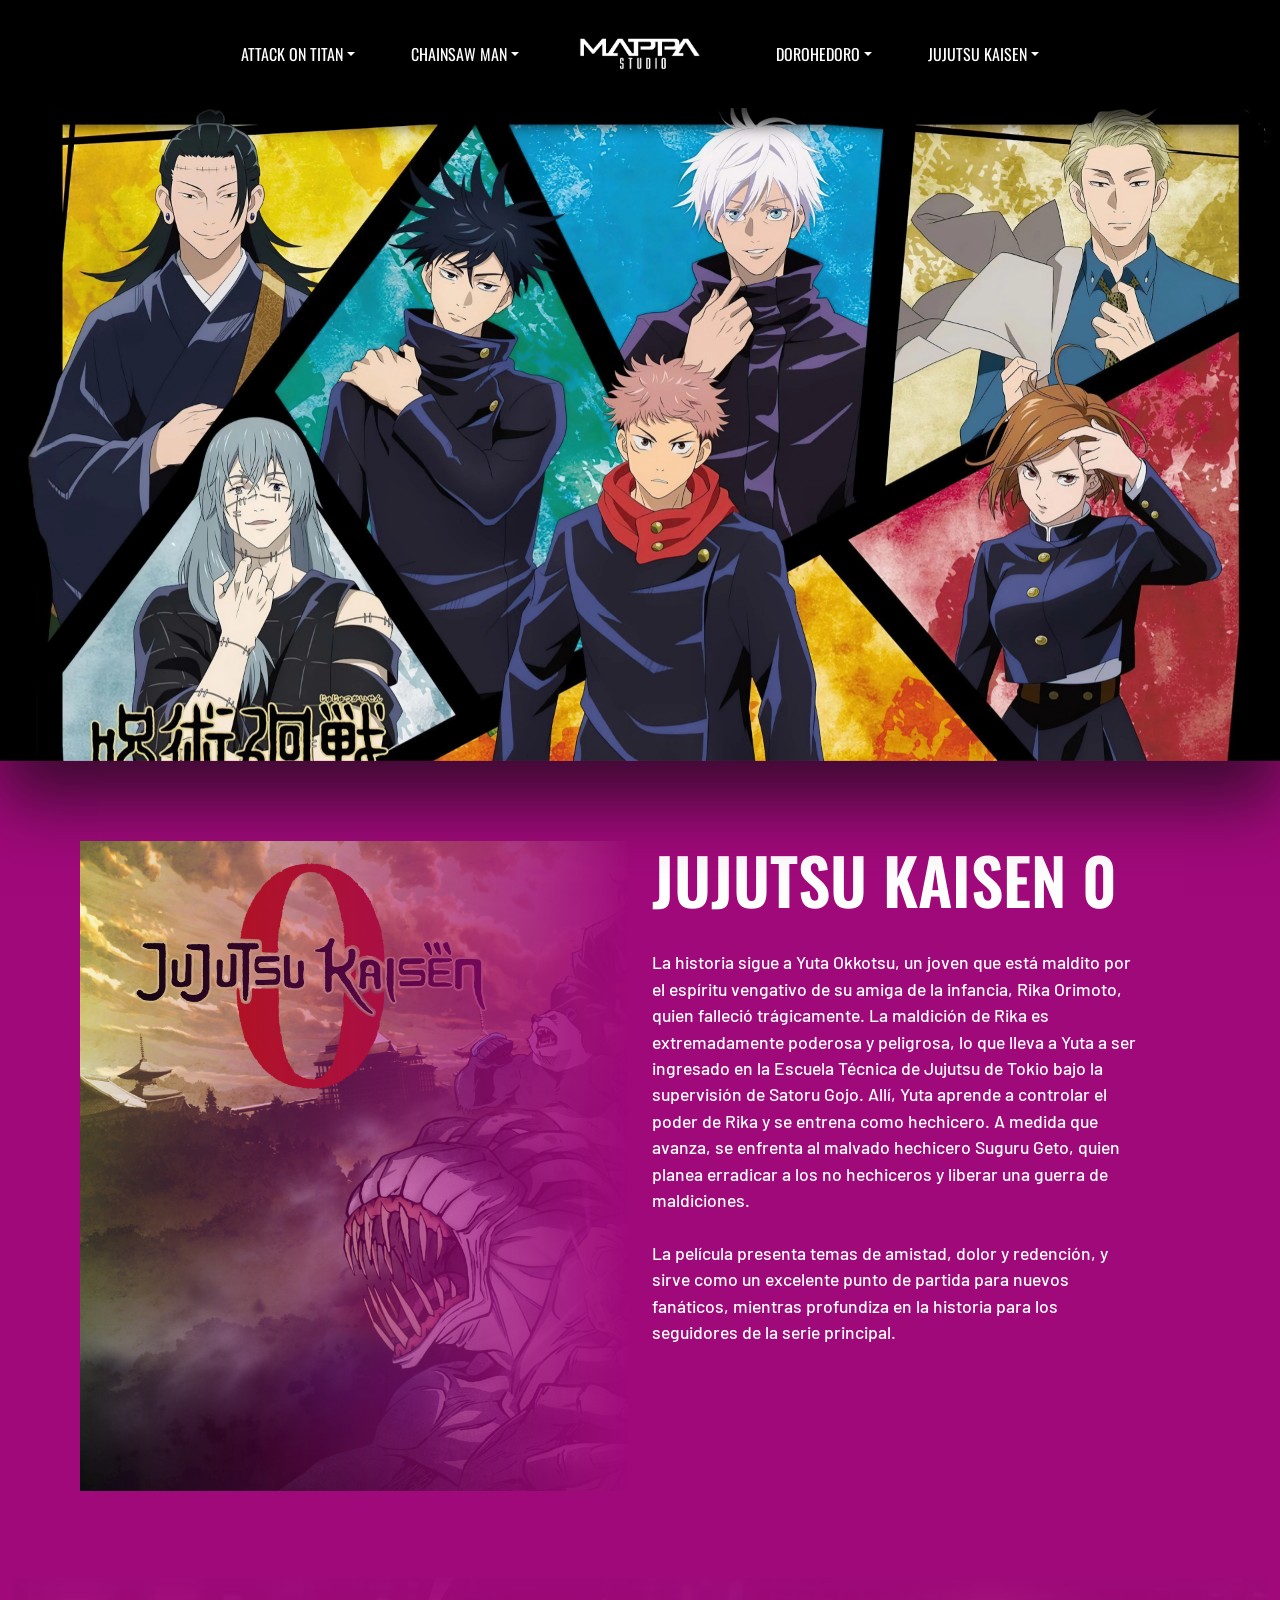
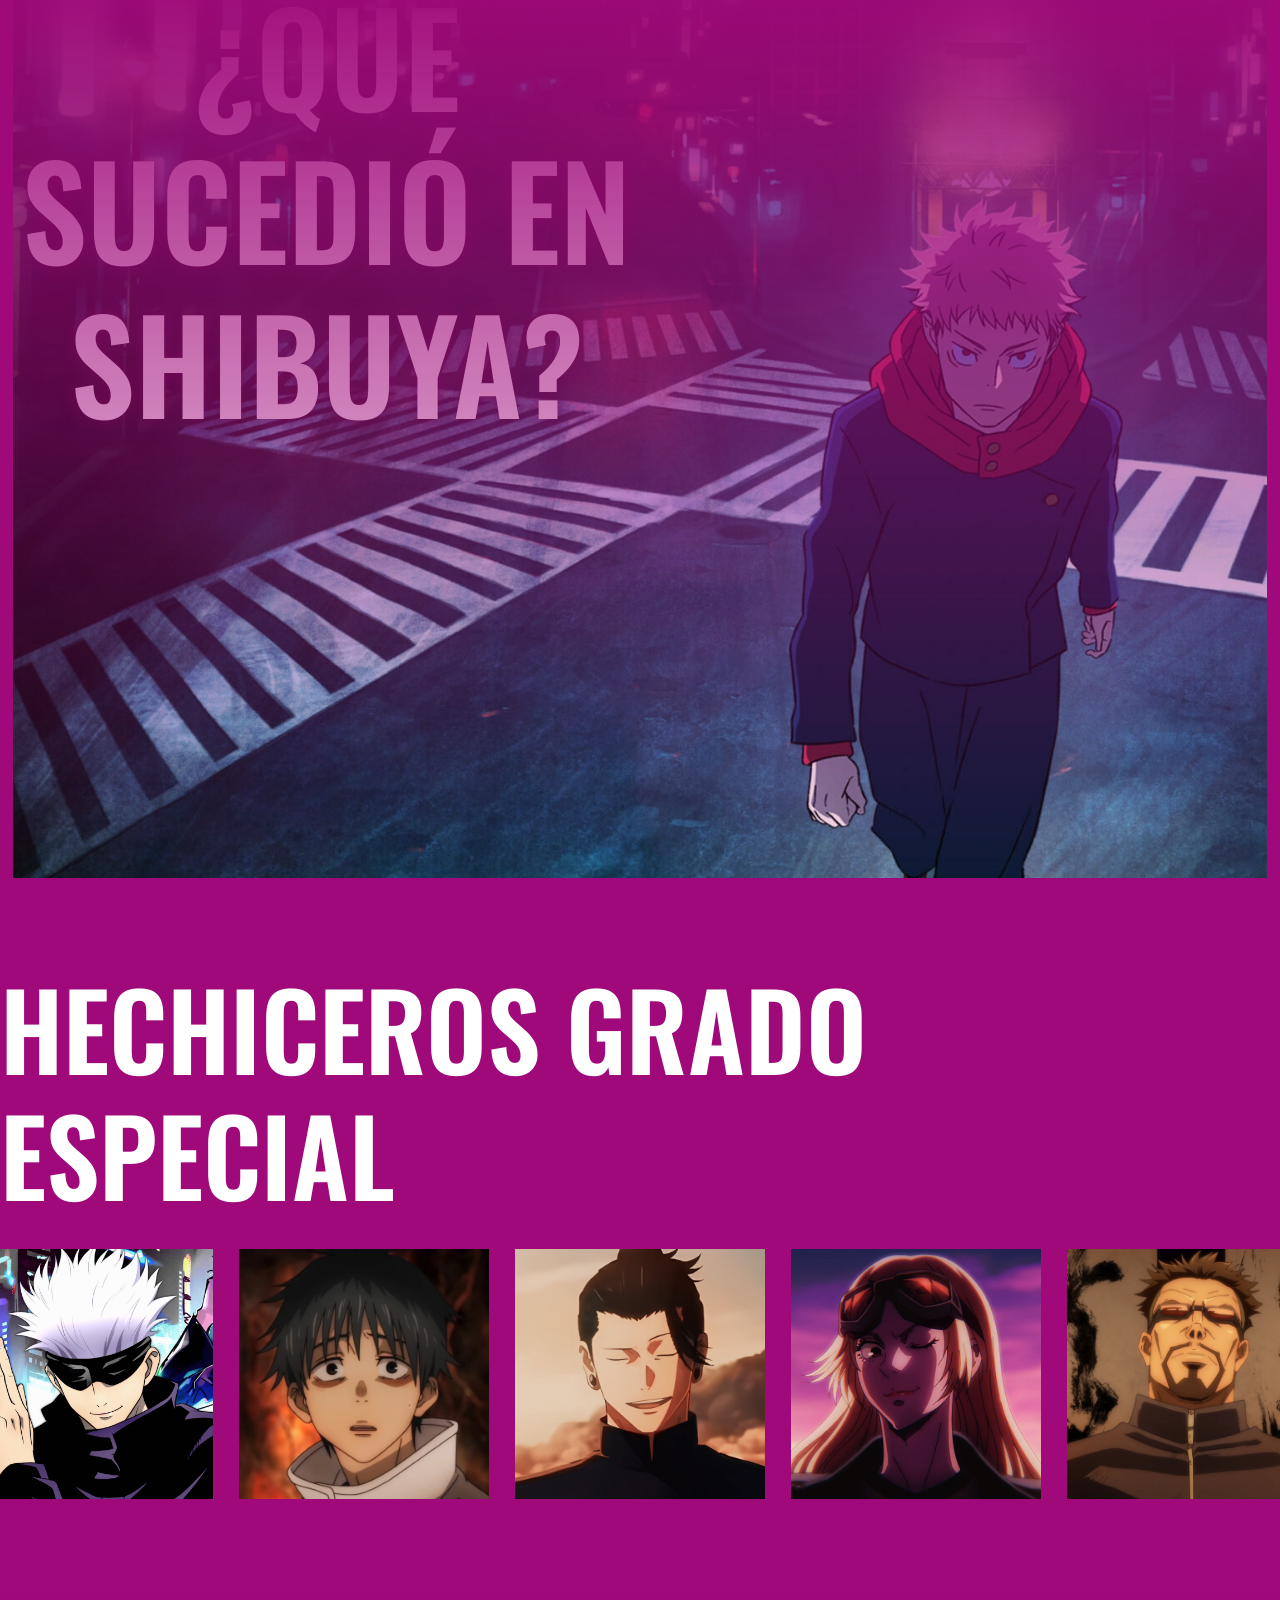
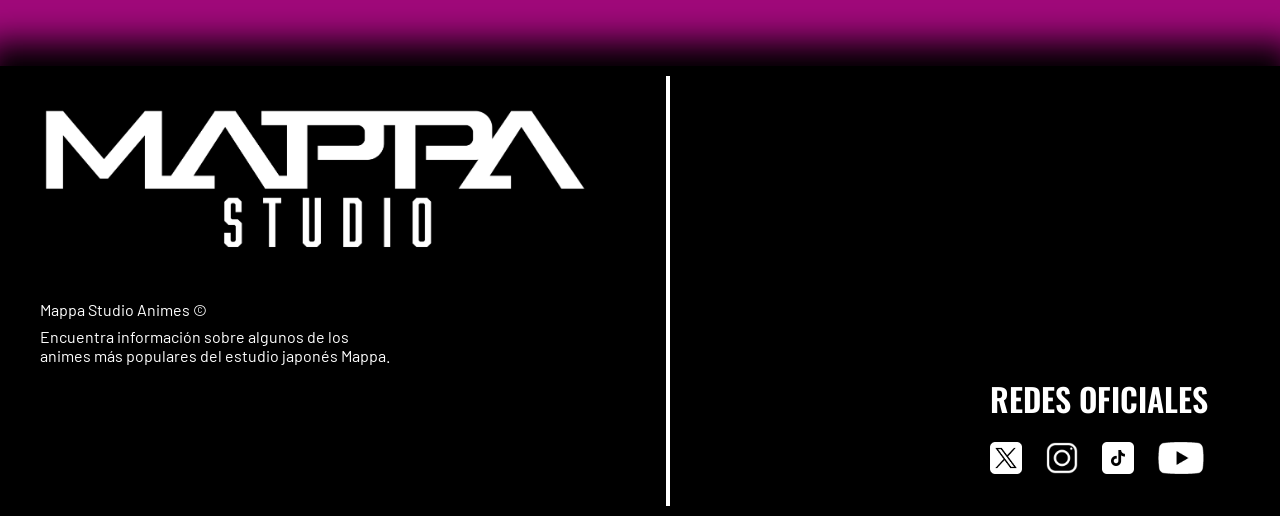
<file: jjk.html>
<!doctype html>
<html lang="en">
  <head>
    <meta charset="utf-8">
    <meta name="viewport" content="width=device-width, initial-scale=1">
    <title> JUJUTSU KAISEN </title>
    <link href="https://cdn.jsdelivr.net/npm/bootstrap@5.3.3/dist/css/bootstrap.min.css" rel="stylesheet" integrity="sha384-QWTKZyjpPEjISv5WaRU9OFeRpok6YctnYmDr5pNlyT2bRjXh0JMhjY6hW+ALEwIH" crossorigin="anonymous">
    <link href="./styles/jjk.css" rel="stylesheet">
  </head>
  <body id="home">
    
    <nav class="navbar navbar-expand-lg">
      <div class="container-fluid">

        <button class="navbar-toggler" type="button" data-bs-toggle="collapse" data-bs-target="#navbarNavDropdown" aria-controls="navbarNavDropdown" aria-expanded="false" aria-label="Toggle navigation">
          <span class="navbar-toggler-icon"></span>
        </button>

        <div class="collapse navbar-collapse justify-content-center" id="navbarNavDropdown">
          <ul class="navbar-nav align-items-center">

            <li class="nav-item dropdown">
              <a class="nav-link aot dropdown-toggle" href="#" role="button" data-bs-toggle="dropdown" aria-expanded="false">
                ATTACK ON TITAN
              </a>
              <ul class="dropdown-menu aot">
                <li><a class="dropdown-item" href="aot.html#home"> Home </a></li>
                <li><a class="dropdown-item" href="aot.html#season4"> Season 4 </a></li>
                <li><a class="dropdown-item" href="aot.html#titanes"> Titanes </a></li>
                <li><a class="dropdown-item" href="aot.html#soundtrack"> Soundtrack </a></li>
              </ul>
            </li>

            <li class="nav-item dropdown">
              <a class="nav-link csm dropdown-toggle" href="#" role="button" data-bs-toggle="dropdown" aria-expanded="false">
                CHAINSAW MAN
              </a>
              <ul class="dropdown-menu csm">
                <li><a class="dropdown-item" href="csm.html#home"> Home </a></li>
                <li><a class="dropdown-item" href="csm.html#personajes"> Personajes </a></li>
                <li><a class="dropdown-item" href="csm.html#anime"> Anime </a></li>
                <li><a class="dropdown-item" href="csm.html#manga"> Manga </a></li>
              </ul>
            </li>

              <div class="container">
                <a class="navbar-brand" href="index.html">
                  <img src="./assets/icons/mappa-logo.png" alt="Mappa Logo" width="auto" height="32">
                </a>
              </div>

            <li class="nav-item dropdown">
              <a class="nav-link dhd dropdown-toggle" href="#" role="button" data-bs-toggle="dropdown" aria-expanded="false">
                DOROHEDORO
              </a>
              <ul class="dropdown-menu dhd">
                <li><a class="dropdown-item" href="dhd.html#home"> Home </a></li>
                <li><a class="dropdown-item" href="dhd.html#about"> About </a></li>
                <li><a class="dropdown-item" href="dhd.html#cgi"> CGI </a></li>
                <li><a class="dropdown-item" href="dhd.html#arte"> Arte Visual </a></li>
              </ul>
            </li>

            <li class="nav-item dropdown">
              <a class="nav-link jjk dropdown-toggle" href="#" role="button" data-bs-toggle="dropdown" aria-expanded="false">
                JUJUTSU KAISEN
              </a>
              <ul class="dropdown-menu jjk">
                <li><a class="dropdown-item" href="jjk.html#home"> Home </a></li>
                <li><a class="dropdown-item" href="jjk.html#movie"> JJK 0 </a></li>
                <li><a class="dropdown-item" href="jjk.html#shibuya"> Shibuya Arc </a></li>
                <li><a class="dropdown-item" href="jjk.html#special"> Grado Especial </a></li>
              </ul>
            </li>

          </ul>
        </div>
      </div>
    </nav>

    <div class="carousel slide" data-bs-ride="carousel">
        <div class="carousel-inner">
            <div class="carousel-item active">
              <img src="./assets/images/jjkheader2.jpg" class="d-block w-100 carousel-img" alt="Attack On Titan Season 1">
          </div>
            <div class="carousel-item">
              <img src="./assets/images/jjkheader3.jpg" class="d-block w-100 carousel-img" alt="Attack On Titan Season 2">
          </div>
            <div class="carousel-item ">
                <img src="./assets/images/jjkheader1.jpg" class="d-block w-100 carousel-img" alt="Attack On Titan Season 3">
          </div>
            <div class="carousel-item">
                <img src="./assets/images/jjkheader4.webp" class="d-block w-100 carousel-img" alt="Attack On Titan Season 4">
            </div>
          </div>
        </div>

    <div class="section1mov" id="movie">
        <div class="imgmovie">
        </div>
        <div class="infomovie">
            <h3> JUJUTSU KAISEN 0 </h3>
            <P> La historia sigue a Yuta Okkotsu, un joven que está maldito por el espíritu vengativo de su amiga de la infancia, Rika Orimoto, quien falleció trágicamente. La maldición de Rika es extremadamente poderosa y peligrosa, lo que lleva a Yuta a ser ingresado en la Escuela Técnica de Jujutsu de Tokio bajo la supervisión de Satoru Gojo. Allí, Yuta aprende a controlar el poder de Rika y se entrena como hechicero. A medida que avanza, se enfrenta al malvado hechicero Suguru Geto, quien planea erradicar a los no hechiceros y liberar una guerra de maldiciones.
            </br></br> La película presenta temas de amistad, dolor y redención, y sirve como un excelente punto de partida para nuevos fanáticos, mientras profundiza en la historia para los seguidores de la serie principal. </P>
        
        </div>
    </div>

    <button class="btn arco" type="button" data-bs-toggle="offcanvas" data-bs-target="#offcanvasScrolling" aria-controls="offcanvasScrolling" id="shibuya">

        <div class="section2shibuya">
            <div class="infoshibuya">
                <h2> ¿QUÉ SUCEDIÓ EN SHIBUYA? </h2>
            </div>
        </div>

    </button>

    <div class="offcanvas offcanvas-start" data-bs-scroll="true" data-bs-backdrop="false" tabindex="-1" id="offcanvasScrolling" aria-labelledby="offcanvasScrollingLabel">
    <div class="offcanvas-header">
        <h5 class="offcanvas-title" id="offcanvasScrollingLabel"> Arco de Shibuya </h5>
        <button type="button" class="btn-close" data-bs-dismiss="offcanvas" aria-label="Close"></button>
    </div>
    <div class="offcanvas-body">
        <p>El Arco de Shibuya en Jujutsu Kaisen es uno de los más intensos y cruciales en la historia, y marca un antes y un después. Todo se centra en un ataque masivo organizado por maldiciones y usuarios de maldiciones en pleno distrito de Shibuya, con el objetivo principal de atrapar a Satoru Gojo, quien es el hechicero más fuerte. </br></br> Lo interesante de este arco es cómo pone a los personajes, como Yuji, Megumi y Nobara, en situaciones límite, y la tensión va subiendo a medida que las batallas se vuelven más brutales. Además, este arco profundiza mucho en el mundo de las maldiciones, revelando amenazas más grandes de lo que se había visto antes. </br></br> Lo impactante es que todo lo que ocurre aquí cambia radicalmente el curso de la serie y tiene repercusiones enormes en los personajes y en la historia en general.</p>
    
        <div class="ratio ratio-16x9 video-container">
            <iframe src="https://www.youtube.com/embed/9OhV3IWUsxE?si=GcFNmtSseufHpnjC" title="YouTube video" allowfullscreen></iframe>
        </div>

    </div>
    </div>

    <div class="section3sg" id="special">
        <h2 class="titulosg"> HECHICEROS GRADO ESPECIAL </h2>
    
        <div class="hechiceros">
          <button type="button" class="btn" data-bs-container="body" data-bs-toggle="popover" data-bs-placement="Bottom" data-bs-content="Satoru Gojō" data-bs-custom-class="custom-popover">
            <img src="./assets/images/gojosatoru.jpg" class="hechicerosimg" alt="Satoru Gojō">
          
            <button type="button" class="btn" data-bs-container="body" data-bs-toggle="popover" data-bs-placement="Bottom" data-bs-content="Yuta Okkotsu" data-bs-custom-class="custom-popover">
              <img src="./assets/images/yutajjk.png" class="hechicerosimg" alt="Yuta Okkotsu">
    
              <button type="button" class="btn" data-bs-container="body" data-bs-toggle="popover" data-bs-placement="Bottom" data-bs-content="Suguru Getō" data-bs-custom-class="custom-popover">
                <img src="./assets/images/getojjk.jpg" class="hechicerosimg" alt="Suguru Getō">
    
                <button type="button" class="btn" data-bs-container="body" data-bs-toggle="popover" data-bs-placement="Bottom" data-bs-content="Yuki Tsukumo" data-bs-custom-class="custom-popover">
                  <img src="./assets/images/yukijjk.jpg" class="hechicerosimg" alt="Yuki Tsukumo">
    
                  <button type="button" class="btn" data-bs-container="body" data-bs-toggle="popover" data-bs-placement="Bottom" data-bs-content="Yaga Masamichi" data-bs-custom-class="custom-popover">
                    <img src="./assets/images/masamichi.jpg" class="hechicerosimg" alt="Yaga Masamichi">
        </div>
      </div>
    

    <footer class="footer">
      <div class="footer-content">
          <img class="logo-footer" src="./assets/icons/mappa-logo.png" alt="Mappa Logo">
          <div class="footer-text">
              <h4> Mappa Studio Animes &copy;</h4>
              <h4 class="footer-description">
                  Encuentra información sobre algunos de los </br> animes más populares del estudio japonés Mappa.
              </h4>
          </div>
      </div>
      <div class="footer-social">
        <div class="social-text">
          <h4> REDES OFICIALES </h4>
        </div>

        <div class="footer-icons">
          <a target="_blank" href="https://x.com/mappa_info">
              <img src="./assets/icons/xlogo.png" alt="X Logo" class="icon">
          </a>
          <a target="_blank" href="https://www.instagram.com/mappastudios/?hl=es">
              <img src="./assets/icons/iglogo.png" alt="Instagram Logo" class="icon">
          </a>
          <a target="_blank" href="https://www.tiktok.com/@mappa_anime_official?is_from_webapp=1&sender_device=pc">
              <img src="./assets/icons/tiktoklogo.png" alt="TikTok Logo" class="icon">
          </a>
          <a target="_blank" href="https://www.youtube.com/c/mappachannel">
              <img src="./assets/icons/ytlogo.png" alt="YouTube Logo" class="icon">
          </a>
        </div>
      </div>
  </footer>

    <script src="https://cdn.jsdelivr.net/npm/bootstrap@5.3.3/dist/js/bootstrap.bundle.min.js" integrity="sha384-YvpcrYf0tY3lHB60NNkmXc5s9fDVZLESaAA55NDzOxhy9GkcIdslK1eN7N6jIeHz" crossorigin="anonymous"></script>
    
    <script>

    const popoverTriggerList = document.querySelectorAll('[data-bs-toggle="popover"]')
    const popoverList = [...popoverTriggerList].map(popoverTriggerEl => new bootstrap.Popover(popoverTriggerEl))

    </script>
  </body>
</html>
</file>
<file: styles/style.css>
@import url('https://fonts.googleapis.com/css2?family=Oswald:wght@200..700&display=swap');
@import url('https://fonts.googleapis.com/css2?family=Barlow:ital,wght@0,100;0,200;0,300;0,400;0,500;0,600;0,700;0,800;0,900;1,100;1,200;1,300;1,400;1,500;1,600;1,700;1,800;1,900&display=swap');

nav {
    height: 12vh;
}

.navbar {
    background-color: #000;
    box-shadow: 0px 0px 16px 16px #000000c4;
    padding: 0%;
    --bs-navbar-active-color: #fff;

            z-index: 1050; 
            position: relative;    
}

.navbar-collapse.show {
    background-color: #000;
    width: 100%;
    height: 70vh;
}

.navbar-toggler {
    background-color: #fff;
}

.nav-link {
    display: flex;
    color: #fff;
    height: 100%;
    align-items: center;
    font-family: "Oswald", sans-serif;
    font-weight: 400;

    border-bottom: none;
}

.container-fluid {
    height: 100%;
}

.navbar-collapse {
    height: 100%;
}

.navbar-nav {
    height: 100%;
    gap: 40px;
}

.nav-item {
    height: 100%;
}

.nav-link.aot:hover {
    border-bottom: 4px solid #0d7b3f;
    color: #0d7b3f;
    font-weight: 600;
}
.nav-link.csm:hover {
    border-bottom: 4px solid #ff7811;
    color: #ff7811;
    font-weight: 600;
}
.nav-link.dhd:hover {
    border-bottom: 4px solid #db0000;
    color: #db0000;
    font-weight: 600;
}
.nav-link.jjk:hover {
    border-bottom: 4px solid #a0097a;
    color: #a0097a;
    font-weight: 600;
}

.dropdown-menu {
    font-family: "Barlow", sans-serif;
    display: none; 
    position: absolute;
}

.dropdown-menu.show {
    display: block;
    position: absolute; 
}

.dropdown-menu.aot {
    background-color: #0d7b3f;
    --bs-dropdown-link-color: #fff;
    --bs-dropdown-link-active-bg: #000;
}
.dropdown-menu.csm {
    background-color: #ff7811;
    --bs-dropdown-link-color: #fff;
    --bs-dropdown-link-active-bg: #000;
}
.dropdown-menu.dhd {
    background-color: #db0000;
    --bs-dropdown-link-color: #fff;
    --bs-dropdown-link-active-bg: #000;
}
.dropdown-menu.jjk {
    background-color: #a0097a;
    --bs-dropdown-link-color: #fff;
    --bs-dropdown-link-active-bg: #000;
}

.backgroundchange {
    height: 100dvh;

    background-image: url(../assets/images/studiomappa.jpg);
    background-repeat: no-repeat;
    background-size: 100%;

    animation: slide 20s 5s infinite;

    align-content: end;
    justify-items: end;
}

@keyframes slide {
    0%{background-image: url(../assets/images/studiomappa.jpg);}
    25%{background-image: url(../assets/images/studiomappa2.jpg);}
    50%{background-image: url(../assets/images/studiomappa3.jpg);}
    75%{background-image: url(../assets/images/studiomappa4.jpg);}
    100%{background-image: url(../assets/images/studiomappa.jpg);}
}

.footer {
    display: flex;
    flex-direction: row;
    justify-content: space-between;
    padding: 10px 40px;

    background: #000;
    height: 50vh;
}

.footer-content {
    display: inline;
    justify-content: flex-start;
    align-items: center;
    padding-right: 80px;
    border-right: 4px solid #fff;
    height: 100%;
}

.footer-text h4 {
    color: #fff;
    font-family: "Barlow", sans-serif;
    font-weight: 400;
    font-size: 1rem;
}

.footer-text {
    padding-top: 16px;
}

.logo-footer {
    height: 16vh;
    width: auto;
    margin: 32px 0px;
}

.footer-social {
    display: block;
    align-content: end;
    padding: 32px;
}

.footer-icons {
    display: flex;
    gap: 24px;
}

.social-text {
    display: flex;
    padding-bottom: 16px;
    justify-content: center;
}

.social-text h4 {
    font-family: "Oswald", sans-serif;
    font-weight: 600;
    color: #fff;
    font-size: 2rem;
}

.icon {
    height: 32px;
    width: auto;
}

.info-estudio {
    height: 70dvh;
    background-color: #000;
    box-shadow: 0px 0px 72px 88px #000;

    display: grid;
    grid-template-columns: repeat(2, 1fr);
}

.imgtoolip {
    height: 64vh;
    width: auto;

    animation: tooltipscale 2s 2s infinite ease-in-out;
}

@keyframes tooltipscale {
    0%{scale: 1;}
    50%{scale: 1.1;}
    100%{scale: 1;}
}

.custom-tooltip {
    --bs-tooltip-bg: #fff;
    --bs-tooltip-color: #000;
    --bs-tooltip-opacity: 100%;
    --bs-tooltip-font-size: 1.5rem;
    --bs-tooltip-max-width: 500px;
    --bs-tooltip-padding-x: 20px;
    --bs-tooltip-padding-y: 20px;
    --bs-tooltip-arrow-width: 20px;
    --bs-tooltip-arrow-height: 20px;
    font-family: "Barlow", sans-serif;
    font-weight: 600;
    box-shadow: 0px 0px 24px 8px #000;
    border-radius: 50%;
}

.imgtoolip:hover, .imgtoolip:active, .imgtoolip.active {
    scale: 1;
    animation: none;
}

.section2 {
    padding: 56px 48px;
    color: #fff;
    font-family: "Barlow", sans-serif;
}

.section2 > h3 {
    font-weight: 700;
    font-size: 3rem;
    padding-bottom: 24px;
}

.section2 > p {
    font-weight: 400;
    font-size: 1rem;
}

.section3 {
    padding: 56px 48px;
}

.carousel {
    height: 65dvh;
}

.carousel-item.active {
    display: flex;
    flex-direction: row;

    gap: 24px;
    align-items: center ;
    justify-content: center;
}

.card {
    width: 16vw;
    font-family: "Barlow", sans-serif;
    font-weight: 700;
    font-size: 1rem;
    color: #000;

    transition: transform 0.5s ease-in-out;
}

.card:hover {
    transform: scale(0.9);
    transition: transform 0.5s ease-in-out;
}

.imgkakegurui {
    height: 50vh;
    width: auto;
}

.imgtir {
    height: 50vh;
    width: auto;
}

.imgkdororo {
    height: 50vh;
    width: auto;
}

.imgyoi {
    height: 50vh;
    width: auto;
}


.textos3 > h5 {
    display: flex;
    color: #fff;
    font-family: "Oswald", sans-serif;
    font-weight: 700;
    font-size: 3rem;
    padding-bottom: 24px;
    justify-content: center;
}


@media (max-width: 768px) {
    nav {
        width: 100%;
    }

    .navbar {
        width: 100%;
    }

    .navbar-nav {
        flex-direction: column; 
        text-align: center; 
        gap: 10px;
    }

    .container-fluid {
        justify-content: space-between;
    }

    .navbar-toggler {
        margin-left: auto; 
    }

    .dropdown-menu {
        position: relative;
        width: 100%; 
    }

    .dropdown-menu a {
        text-align: center;
    }

    .navbar-collapse {
        justify-content: flex-start;
    }

    .footer {
        display: flex;
        flex-direction: column-reverse;
        justify-content: center;
        padding: 10px 40px;
        background: #000;
        align-content: center;
        align-items: center;
        height: 70dvh;
    }

    .footer-content {
        padding-right: 0px;
        border-right: none;
    }

    .backgroundchange {
        background-size: cover;
    }

    .custom-tooltip {
        --bs-tooltip-font-size: 1.1rem;
        --bs-tooltip-max-width: 400px;
        --bs-tooltip-arrow-width: 10px;
        --bs-tooltip-arrow-height: 10px;
        font-family: "Barlow", sans-serif;
        font-weight: 500;
        box-shadow: 0px 0px 24px 8px #000;
        border-radius: 50%;
    }

    .info-estudio {
        display: block;
        height: auto;
    }
    
    .section2 {
        padding: 64px 64px 16px 64px;
    }

    .carousel {
        height: 70dvh;
    }

    .card {
        width: 200px;
    }

    .imgkakegurui {
        height: 300px;
        width: auto;
    }
    
    .imgtir {
        height: 300px;
        width: auto;
    }
    
    .imgkdororo {
        height: 300px;
        width: auto;
    }
    
    .imgyoi {
        height: 280px;
        width: auto;
    }


}

@media (max-width: 1024px) {
    nav {
        width: 100%;
    }

    .navbar {
        width: 100%;
    }

    .navbar-nav {
        gap: 20px; 
    }

    .navbar-collapse {
        justify-content: center; 
    }

    .container-fluid {
        justify-content: space-between; 
    }

    .backgroundchange {
        background-size: cover;
    }

    .custom-tooltip {
        --bs-tooltip-font-size: 1.3rem;
        --bs-tooltip-max-width: 500px;
        --bs-tooltip-arrow-width: 15px;
        --bs-tooltip-arrow-height: 15px;
        font-weight: 500;
    }

    .info-estudio {
        height: auto;
    }

    .carousel {
        height: 55dvh;
    }

    .card {
        width: 150px;
    }

    .imgkakegurui {
        height: 200px;
        width: auto;
    }
    
    .imgtir {
        height: 180px;
        width: auto;
    }
    
    .imgkdororo {
        height: 190px;
        width: auto;
    }
    
    .imgyoi {
        height: 210px;
        width: auto;
    }
}
</file>
<file: styles/aot.css>
@import url('https://fonts.googleapis.com/css2?family=Oswald:wght@200..700&display=swap');
@import url('https://fonts.googleapis.com/css2?family=Barlow:ital,wght@0,100;0,200;0,300;0,400;0,500;0,600;0,700;0,800;0,900;1,100;1,200;1,300;1,400;1,500;1,600;1,700;1,800;1,900&display=swap');

body {
    background-color: #0d7b3f;
}

nav {
    height: 12vh;
}

.navbar {
    background-color: #000;
    box-shadow: 0px 0px 16px 16px #000000c4;
    padding: 0%;
    --bs-navbar-active-color: #fff;

        z-index: 1050; 
        position: relative;   
}

.navbar-collapse.show {
    background-color: #000;
    width: 100%;
    height: 70vh;
}

.navbar-toggler {
    background-color: #fff;
}

.nav-link {
    display: flex;
    color: #fff;
    height: 100%;
    align-items: center;
    font-family: "Oswald", sans-serif;
    font-weight: 400;

    border-bottom: none;
}

.container-fluid {
    height: 100%;
}

.navbar-collapse {
    height: 100%;
}

.navbar-nav {
    height: 100%;
    gap: 40px;
}

.nav-item {
    height: 100%;
}

.nav-link.aot:hover {
    border-bottom: 4px solid #0d7b3f;
    color: #0d7b3f;
    font-weight: 600;
}
.nav-link.csm:hover {
    border-bottom: 4px solid #ff7811;
    color: #ff7811;
    font-weight: 600;
}
.nav-link.dhd:hover {
    border-bottom: 4px solid #db0000;
    color: #db0000;
    font-weight: 600;
}
.nav-link.jjk:hover {
    border-bottom: 4px solid #a0097a;
    color: #a0097a;
    font-weight: 600;
}

.dropdown-menu {
    font-family: "Barlow", sans-serif;
    display: none; 
    position: absolute;
}

.dropdown-menu.show {
    display: block;
    position: absolute; 
}

.dropdown-menu.aot {
    background-color: #0d7b3f;
    --bs-dropdown-link-color: #fff;
    --bs-dropdown-link-active-bg: #000;
}
.dropdown-menu.csm {
    background-color: #ff7811;
    --bs-dropdown-link-color: #fff;
    --bs-dropdown-link-active-bg: #000;
}
.dropdown-menu.dhd {
    background-color: #db0000;
    --bs-dropdown-link-color: #fff;
    --bs-dropdown-link-active-bg: #000;
}
.dropdown-menu.jjk {
    background-color: #a0097a;
    --bs-dropdown-link-color: #fff;
    --bs-dropdown-link-active-bg: #000;
}

.footer {
    display: flex;
    flex-direction: row;
    justify-content: space-between;
    padding: 10px 40px;

    background: #000;
    height: 50vh;

    box-shadow: 0px -8px 32px 16px #000;
}

.footer-content {
    display: inline;
    justify-content: flex-start;
    align-items: center;
    padding-right: 80px;
    border-right: 4px solid #fff;
    height: 100%;
}

.footer-text h4 {
    color: #fff;
    font-family: "Barlow", sans-serif;
    font-weight: 400;
    font-size: 1rem;
}

.footer-text {
    padding-top: 16px;
}

.logo-footer {
    height: 16vh;
    width: auto;
    margin: 32px 0px;
}

.footer-social {
    display: block;
    align-content: end;
    padding: 32px;
}

.footer-icons {
    display: flex;
    gap: 24px;
}

.social-text {
    display: flex;
    padding-bottom: 16px;
    justify-content: center;
}

.social-text h4 {
    font-family: "Oswald", sans-serif;
    font-weight: 600;
    color: #fff;
    font-size: 2rem;
}

.icon {
    height: 32px;
    width: auto;
}

.principal {
    box-shadow: 0px 40px 64px #082d19;
}
.carousel-img {
    max-height: 72dvh;
    object-fit: cover;
}

.c1 {
    position: relative;

        z-index: 1; 
}

.c1 > h1 {
    position: absolute;
    top: 50%;
    left: 50%;
    color: #fff;
    font-size: 4rem;
    text-shadow: 0px 0px 24px #000;
    font-family: "Oswald", sans-serif;
    font-weight: 600;

    transform: translate(-50%, -50%);
}

.section2titans {
    display: grid;
    grid-template-columns: repeat(3, 1fr);

    padding: 16px 16px 80px 16px;

    justify-items: center;
    align-items: center;
}

.btn {
    height: auto;

    transition: transform 0.5s ease-in-out;
}

.btn:hover {
    transform: scale(1.05);
    transition: transform 0.5s ease-in-out;
}

.titanesimg {
    height: 250px;
    width: 250px;
}

.titans {
    display: flex;
    justify-content: center;
    align-items: center;
}

.titulotitanes h2 {
    color: #fff;
    font-family: "Oswald", sans-serif;
    font-weight: 600;
    font-size: 8rem;
}

.custom-popover {
    color: #000;
    font-family: "Barlow", sans-serif;
    font-weight: 600;
    --bs-popover-font-size: 1.3rem;
}

.section1s4 {
    padding: 80px 80px 40px 80px;
}

.contenidos4 {
    display: grid;
    grid-template-columns: repeat(2, 1fr);
}

.comparacion {
    height: 60dvh;
    box-shadow: 0px 0px 40px 8px #082d19;
}

.infos4 {
    padding-left: 40px;
    color: #fff;
    font-family: "Barlow", sans-serif;
}

.infos4 h3 {
    font-weight: 600;
    font-size: 4rem;
}

.infos4 p {
    font-weight: 500;
    font-size: 1.2rem;
}

.bgsection3 {
    height: 80dvh;
    
    background-image: url(../assets/images/aotst.jpg);
    background-repeat: no-repeat;
    background-size: cover;

    mask-image: linear-gradient(to top, #000000, rgba(0, 0, 0, 0.01));
}

.btn-dark {
    width: 100%;
    height: 80px;
    background-color: #000;
    font-family: "Oswald", sans-serif;
    font-weight: 600;
    font-size: 2rem;
}

@media (max-width: 768px) {
    nav {
        width: 100%;
    }

    .navbar {
        width: 100%;
    }

    .navbar-nav {
        flex-direction: column;
        text-align: center; 
        gap: 10px; 
    }

    .container-fluid {
        justify-content: space-between;
    }

    .navbar-toggler {
        margin-left: auto; 
    }

    .dropdown-menu {
        position: relative;
        width: 100%;
    }

    .dropdown-menu a {
        text-align: center; 
    }

    .navbar-collapse {
        justify-content: flex-start;
    }

    div.section1s4 {
        padding: 56px 56px;
    }

    .principal {
        width: 100%;
    }

    div.comparacion {
        height: 20vh;
    }

    .contenidos4 {
        align-items: center;
    }

    
    .infos4 h3 {
        font-weight: 600;
        font-size: 2rem;
    }

    .infos4 p {
        font-weight: 400;
        font-size: 1rem;
    }

    .titans {
        display: block;
    }

    .titulotitanes {
        display: flex;
        justify-content: center;
        justify-items: center;
        justify-self: center;
        align-items: center;
        align-self: center;
        align-content: center;
    }

    div.section2titans {
        display: grid;
        grid-template-columns: repeat(2, 1fr);
    }

    .bgsection3 {
        height: 40dvh;
        background-size: 100%;
    }

    .footer {
        display: flex;
        flex-direction: column-reverse;
        justify-content: center;
        padding: 10px 40px;
        background: #000;
        align-content: center;
        align-items: center;
        height: 70dvh;
    }

    .footer-content {
        padding-right: 0px;
        border-right: none;
    }
}

@media (max-width: 1024px) {
    nav {
        width: 100%;
    }

    .navbar {
        width: 100%;
    }

    .navbar-nav {
        gap: 20px; 
    }

    .navbar-collapse {
        justify-content: center;
    }

    .container-fluid {
        justify-content: space-between; 
    }

    .section1s4 {
        padding: 80px 100px;
    }

    .principal {
        width: 100%;
    }

    div.comparacion {
        height: 45vh;
    }

    .contenidos4 {
        align-items: center;
    }

    .titans {
        display: block;
    }

    .titulotitanes {
        display: flex;
        justify-content: center;
        justify-items: center;
        justify-self: center;
        align-items: center;
        align-self: center;
        align-content: center;
    }

    .section2titans {
        display: grid;
        grid-template-columns: repeat(3, 1fr);
    }

    .bgsection3 {
        height: 40dvh;
        background-size: 100%;
    }

    .btn-dark {
        width: 100%;
    }

}
</file>
<file: styles/csm.css>
@import url('https://fonts.googleapis.com/css2?family=Oswald:wght@200..700&display=swap');
@import url('https://fonts.googleapis.com/css2?family=Barlow:ital,wght@0,100;0,200;0,300;0,400;0,500;0,600;0,700;0,800;0,900;1,100;1,200;1,300;1,400;1,500;1,600;1,700;1,800;1,900&display=swap');

body {
    background-color: #ff7811;
}

nav {
    height: 12vh;
}

.navbar {
    background-color: #000;
    box-shadow: 0px 0px 16px 16px #000000c4;
    padding: 0%;
    --bs-navbar-active-color: #fff;

            z-index: 1050; 
            position: relative;   
    
}

.navbar-collapse.show {
    background-color: #000;
    width: 100%;
    height: 70vh;
}

.navbar-toggler {
    background-color: #fff;
}

.nav-link {
    display: flex;
    color: #fff;
    height: 100%;
    align-items: center;
    font-family: "Oswald", sans-serif;
    font-weight: 400;

    border-bottom: none;
}

.container-fluid {
    height: 100%;
}

.navbar-collapse {
    height: 100%;
}

.navbar-nav {
    height: 100%;
    gap: 40px;
}

.nav-item {
    height: 100%;
}

.nav-link.aot:hover {
    border-bottom: 4px solid #0d7b3f;
    color: #0d7b3f;
    font-weight: 600;
}
.nav-link.csm:hover {
    border-bottom: 4px solid #ff7811;
    color: #ff7811;
    font-weight: 600;
}
.nav-link.dhd:hover {
    border-bottom: 4px solid #db0000;
    color: #db0000;
    font-weight: 600;
}
.nav-link.jjk:hover {
    border-bottom: 4px solid #a0097a;
    color: #a0097a;
    font-weight: 600;
}

.dropdown-menu {
    font-family: "Barlow", sans-serif;
    display: none; 
    position: absolute;
}

.dropdown-menu.show {
    display: block;
    position: absolute; 
}

.dropdown-menu.aot {
    background-color: #0d7b3f;
    --bs-dropdown-link-color: #fff;
    --bs-dropdown-link-active-bg: #000;
}
.dropdown-menu.csm {
    background-color: #ff7811;
    --bs-dropdown-link-color: #fff;
    --bs-dropdown-link-active-bg: #000;
}
.dropdown-menu.dhd {
    background-color: #db0000;
    --bs-dropdown-link-color: #fff;
    --bs-dropdown-link-active-bg: #000;
}
.dropdown-menu.jjk {
    background-color: #a0097a;
    --bs-dropdown-link-color: #fff;
    --bs-dropdown-link-active-bg: #000;
}

.footer {
    display: flex;
    flex-direction: row;
    justify-content: space-between;
    padding: 10px 40px;

    background: #000;
    height: 50vh;

    box-shadow: 0px -8px 24px 16px #000;
}

.footer-content {
    display: inline;
    justify-content: flex-start;
    align-items: center;
    padding-right: 80px;
    border-right: 4px solid #fff;
    height: 100%;
}

.footer-text h4 {
    color: #fff;
    font-family: "Barlow", sans-serif;
    font-weight: 400;
    font-size: 1rem;
}

.footer-text {
    padding-top: 16px;
}

.logo-footer {
    height: 16vh;
    width: auto;
    margin: 32px 0px;
}

.footer-social {
    display: block;
    align-content: end;
    padding: 32px;
}

.footer-icons {
    display: flex;
    gap: 24px;
}

.social-text {
    display: flex;
    padding-bottom: 16px;
    justify-content: center;
}

.social-text h4 {
    font-family: "Oswald", sans-serif;
    font-weight: 600;
    color: #fff;
    font-size: 2rem;
}

.icon {
    height: 32px;
    width: auto;
}

.personajes {
    display: grid;
    grid-template-columns: repeat(5, 1fr);
    padding: 40px 64px;
    gap: 32px;

    justify-items: center;
    align-items: center;
}

.btn.denji {
    height: 220px;
    width: 220px;
    border-radius: 50%;

    background-image: url(../assets/images/denji.jpg);
    background-size: cover;
    border-radius: none;
    box-shadow: 0px 0px 24px 8px #813c08;

    transition: transform 0.7s ease-in-out;
}
.btn.power {
    height: 220px;
    width: 220px;
    border-radius: 50%;

    background-image: url(../assets/images/power.jpg);
    background-size: cover;
    border-radius: none;
    box-shadow: 0px 0px 24px 8px #813c08;

    transition: transform 0.7s ease-in-out;
}
.btn.aki {
    height: 220px;
    width: 220px;
    border-radius: 50%;

    background-image: url(../assets/images/aki.jpg);
    background-size: cover;
    border-radius: none;
    box-shadow: 0px 0px 24px 8px #813c08;

    transition: transform 0.7s ease-in-out;
}
.btn.pochita {
    height: 220px;
    width: 220px;
    border-radius: 50%;

    background-image: url(../assets/images/pochita.jpg);
    background-size: cover;
    border-radius: none;
    box-shadow: 0px 0px 24px 8px #813c08;

    transition: transform 0.7s ease-in-out;
}
.btn.makima {
    height: 220px;
    width: 220px;
    border-radius: 50%;

    background-image: url(../assets/images/makima.jpg);
    background-size: cover;
    border-radius: none;
    box-shadow: 0px 0px 24px 8px #813c08;

    transition: transform 0.7s ease-in-out;
}
.btn.kobeni {
    height: 220px;
    width: 220px;
    border-radius: 50%;

    background-image: url(../assets/images/kobeni.jpg);
    background-size: cover;
    border-radius: none;
    box-shadow: 0px 0px 24px 8px #813c08;

    transition: transform 0.7s ease-in-out;
}
.btn.himeno {
    height: 220px;
    width: 220px;
    border-radius: 50%;

    background-image: url(../assets/images/himeno.jpg);
    background-size: cover;
    border-radius: none;
    box-shadow: 0px 0px 24px 8px #813c08;

    transition: transform 0.7s ease-in-out;
}
.btn.reze {
    height: 220px;
    width: 220px;
    border-radius: 50%;

    background-image: url(../assets/images/reze.jpg);
    background-size: cover;
    border-radius: none;
    box-shadow: 0px 0px 24px 8px #813c08;

    transition: transform 0.7s ease-in-out;
}
.btn.kishibe {
    height: 220px;
    width: 220px;
    border-radius: 50%;

    background-image: url(../assets/images/kishibe.jpg);
    background-size: cover;
    border-radius: none;
    box-shadow: 0px 0px 24px 8px #813c08;

    transition: transform 0.7s ease-in-out;
}
.btn.angeldevil {
    height: 220px;
    width: 220px;
    border-radius: 50%;

    background-image: url(../assets/images/angeldevil.jpg);
    background-size: cover;
    border-radius: none;
    box-shadow: 0px 0px 24px 8px #813c08;

    transition: transform 0.7s ease-in-out;
}

.btn.denji:hover, .btn.power:hover, .btn.aki:hover, .btn.pochita:hover, .btn.makima:hover, .btn.kobeni:hover, .btn.himeno:hover, .btn.reze:hover, .btn.kishibe:hover, .btn.angeldevil:hover {
    transform: scale(1.1);
    transition: transform 0.7s ease-in-out;
}

.section1title > h2 {
    color: #fff;
    font-family: "Oswald", sans-serif;
    font-weight: 700;
    font-size: 7rem;

    padding: 40px 64px 0px 72px;
}

.homeimage {
    height: 80dvh;
    
    background-image: url(../assets/images/csmheader.jpg);
    background-repeat: no-repeat;
    background-size: cover;

    mask-image: linear-gradient( #000000, rgba(0, 0, 0, 0.01));
}

.homeimage > h3 {
    display: flex;

    color: #fff;
    font-family: "Barlow", sans-serif;
    font-weight: 700;
    font-size: 10rem;
    text-shadow: 0px 0px 24px #000;

    justify-content: center;
    align-items: center;
    align-content: center;
    height: 100%;
}

.modal-title {
    color: #000;
    font-family: "Oswald", sans-serif;
    font-weight: 700;
    font-size: 7rem;
}

.modal-body {
    font-family: "Barlow", sans-serif;
    font-weight: 400;
}

.section2title > h2 {
    color: #fff;
    font-family: "Oswald", sans-serif;
    font-weight: 700;
    font-size: 7rem;

    padding: 40px 64px 0px 72px;
}

.section2grid {
    display: grid;
    grid-template-columns: repeat(2, 1fr);
    padding: 24px 0px 88px 0px;
}

.video-container {
    position: relative;
    width: 100%;
    height: auto;
    padding-bottom: 56.25%;
    margin: auto;
}
.video-container iframe {
    position: absolute;
    top: 0;
    left: 0;
    width: 100%;
    height: 100%;
    border: none;

    box-shadow: 0px 0px 40px 16px #813c08;
}

.texto-anime { 
    color: #fff;
    padding: 0px 56px 40px 40px;
    font-size: 1.2rem;
    font-family: "Barlow", sans-serif;
    font-weight: 400;
    text-shadow: 0px 0px 24px #813c08;
}

.category-title {
    color: #fff;
    font-family: "Oswald", sans-serif;
    font-weight: 700;
    font-size: 7rem;

    padding: 0px 64px 0px 72px;
}

.category-description {
    color: #fff;
    font-family: "Barlow", sans-serif;
    font-weight: 500;
    font-size: 1.2rem;
    padding: 0px 80px 56px 80px;
}

.grid1 {
    display: grid;
    grid-template-columns: repeat(5, 1fr);
    gap: 16px;
    padding: 0px 32px 150px 32px;
}

.card-title {
    color:#000;
    font-family: "Oswald", sans-serif;
    font-weight: 400;
    font-size: 3rem;

}

.card {
    box-shadow: 0px 0px 24px #000;
    border: none;

    transition: transform 0.5s ease-out;
}

.card:hover {
    transform: scale(1.05);
    transition: transform 0.5s ease-out;
}


@media (max-width: 768px) {
    nav {
        width: 100%;
    }

    .navbar {
        width: 100%;
    }

    .navbar-nav {
        flex-direction: column; 
        text-align: center;
        gap: 10px; 
    }

    .container-fluid {
        justify-content: space-between;
    }

    .navbar-toggler {
        margin-left: auto; 
    }

    .dropdown-menu {
        position: relative;
        width: 100%;
    }

    .dropdown-menu a {
        text-align: center; 
    }

    .navbar-collapse {
        justify-content: flex-start;
    }

    .footer {
        display: flex;
        flex-direction: column-reverse;
        justify-content: center;
        padding: 10px 40px;
        background: #000;
        align-content: center;
        align-items: center;
        height: 70dvh;
    }

    .footer-content {
        padding-right: 0px;
        border-right: none;
    }

    div.homeimage > h3 {
        font-weight: 700;
        font-size: 5.5rem;
    }

    .section1title > h2 {
        padding: 40px 64px 0px 64px;
    }

    div.personajes {
        grid-template-columns: repeat(2, 1fr);
    }

    .section2grid {
        display: block;
        padding-bottom: 48px;
    }

    .texto-anime {
        padding: 40px 64px 0px 64px; 
    }

    .category-description {
        font-size: 1.1rem;
    }

    .grid1 {
        grid-template-columns: repeat(3, 1fr);
    }

    .card-title {
        font-size: 2rem;
    }
}

@media (max-width: 1024px) {
    nav {
        width: 100%;
    }

    .navbar {
        width: 100%;
    }

    .navbar-nav {
        gap: 20px; 
    }

    .navbar-collapse {
        justify-content: center;
    }

    .container-fluid {
        justify-content: space-between; 
    }

    .homeimage > h3 {
        font-weight: 700;
        font-size: 7rem;
    }

    .section1title > h2 {
        font-size: 5rem;
    }

    .personajes {
        grid-template-columns: repeat(3, 1fr);
    }

    .section2title > h2 {
        font-size: 5rem;
    }

    .texto-anime {
        font-size: 1rem;
    }

    .texto-anime p {
        font-weight: 500;
    }

    .category-title {
        font-size: 5rem;
    }
}
</file>
<file: styles/dhd.css>
@import url('https://fonts.googleapis.com/css2?family=Oswald:wght@200..700&display=swap');
@import url('https://fonts.googleapis.com/css2?family=Barlow:ital,wght@0,100;0,200;0,300;0,400;0,500;0,600;0,700;0,800;0,900;1,100;1,200;1,300;1,400;1,500;1,600;1,700;1,800;1,900&display=swap');

body {
    background-color: #db0000;
}

nav {
    height: 12vh;
}

.navbar {
    background-color: #000;
    box-shadow: 0px 0px 16px 16px #000000c4;
    padding: 0%;
    --bs-navbar-active-color: #fff;

        z-index: 1050; 
        position: relative;   
}

.navbar-collapse.show {
    background-color: #000;
    width: 100%;
    height: 70vh;
}

.navbar-toggler {
    background-color: #fff;
}

.nav-link {
    display: flex;
    color: #fff;
    height: 100%;
    align-items: center;
    font-family: "Oswald", sans-serif;
    font-weight: 400;

    border-bottom: none;
}

.container-fluid {
    height: 100%;
}

.navbar-collapse {
    height: 100%;
}

.navbar-nav {
    height: 100%;
    gap: 40px;
}

.nav-item {
    height: 100%;
}

.nav-link.aot:hover {
    border-bottom: 4px solid #0d7b3f;
    color: #0d7b3f;
    font-weight: 600;
}
.nav-link.csm:hover {
    border-bottom: 4px solid #ff7811;
    color: #ff7811;
    font-weight: 600;
}
.nav-link.dhd:hover {
    border-bottom: 4px solid #db0000;
    color: #db0000;
    font-weight: 600;
}
.nav-link.jjk:hover {
    border-bottom: 4px solid #a0097a;
    color: #a0097a;
    font-weight: 600;
}

.dropdown-menu {
    font-family: "Barlow", sans-serif;
    display: none; 
    position: absolute;
}

.dropdown-menu.show {
    display: block;
    position: absolute; 
}

.dropdown-menu.aot {
    background-color: #0d7b3f;
    --bs-dropdown-link-color: #fff;
    --bs-dropdown-link-active-bg: #000;
}
.dropdown-menu.csm {
    background-color: #ff7811;
    --bs-dropdown-link-color: #fff;
    --bs-dropdown-link-active-bg: #000;
}
.dropdown-menu.dhd {
    background-color: #db0000;
    --bs-dropdown-link-color: #fff;
    --bs-dropdown-link-active-bg: #000;
}
.dropdown-menu.jjk {
    background-color: #a0097a;
    --bs-dropdown-link-color: #fff;
    --bs-dropdown-link-active-bg: #000;
}

.footer {
    display: flex;
    flex-direction: row;
    justify-content: space-between;
    padding: 10px 40px;

    background: #000;
    height: 50vh;

    box-shadow: 0px -8px 32px 16px #000;
}

.footer-content {
    display: inline;
    justify-content: flex-start;
    align-items: center;
    padding-right: 80px;
    border-right: 4px solid #fff;
    height: 100%;
}

.footer-text h4 {
    color: #fff;
    font-family: "Barlow", sans-serif;
    font-weight: 400;
    font-size: 1rem;
}

.footer-text {
    padding-top: 16px;
}

.logo-footer {
    height: 16vh;
    width: auto;
    margin: 32px 0px;
}

.footer-social {
    display: block;
    align-content: end;
    padding: 32px;
}

.footer-icons {
    display: flex;
    gap: 24px;
}

.social-text {
    display: flex;
    padding-bottom: 16px;
    justify-content: center;
}

.social-text h4 {
    font-family: "Oswald", sans-serif;
    font-weight: 600;
    color: #fff;
    font-size: 2rem;
}

.icon {
    height: 32px;
    width: auto;
}

.header {
    display: flex;
    height: 90dvh;
    
    background-image: url(../assets/images/dorohedorohead.jpg);
    background-repeat: no-repeat;
    background-size: 100%;

    mask-image: linear-gradient( #000000, rgba(0, 0, 0, 0.01));

    justify-content: end;
    align-items: end;
}

.imgtoolip {
    height: 64vh;
    width: auto;

    animation: tooltipscale 2s 2s infinite ease-in-out;
}

@keyframes tooltipscale {
    0%{scale: 1;}
    50%{scale: 1.1;}
    100%{scale: 1;}
}

.custom-tooltip {
    --bs-tooltip-bg: #fff;
    --bs-tooltip-color: #000;
    --bs-tooltip-opacity: 100%;
    --bs-tooltip-font-size: 1.5rem;
    --bs-tooltip-max-width: 500px;
    --bs-tooltip-padding-x: 20px;
    --bs-tooltip-padding-y: 20px;
    --bs-tooltip-arrow-width: 20px;
    --bs-tooltip-arrow-height: 20px;
    font-family: "Barlow", sans-serif;
    font-weight: 600;
    box-shadow: 0px 0px 24px 8px #000;
    border-radius: 50%;
}

.imgtoolip:hover, .imgtoolip:active, .imgtoolip.active {
    scale: 1;
    animation: none;
}

.section1 {
    display: flex;
    padding: 80px 80px 0px 80px;
    gap: 24px;

    justify-items: center;
    flex-direction: column;
    flex-wrap: nowrap;
    justify-content: center;
    align-items: center;

    color: #fff;
}

.section1 h1 {
    font-family: "Oswald", sans-serif;
    font-size: 5rem;
    font-weight: 600;
    text-shadow: 0px 0px 16px #550e0e;
}

.section1 p {
    display: flex;
    font-family: "Barlow", sans-serif;
    font-size: 1.3rem;
    font-weight: 400;
    text-shadow: 0px 0px 24px #550e0e;

    padding: 0px 40px;
}

.imgdorohedoro {
    height: 400px;
    background-image: url(../assets/images/dorohedoroimg.jpg);
    background-repeat: no-repeat;
    background-size: cover;
}

.section2 {
    display: grid;
    grid-template-columns: repeat(2, 1fr);
    background-color: #000;
    padding: 120px 80px;
}

.infocgi {
    display: flex;
    flex-direction: column;
    color: #fff;
    gap: 16px;

    padding-right: 64px;
}

.infocgi h2 {
    font-family: "Oswald", sans-serif;
    font-size: 3rem;
    font-weight: 600;
}

.infocgi p {
    font-family: "Barlow", sans-serif;
    font-size: 1rem;
    font-weight: 500;
}

.section3av {
    height: 110dvh;
    padding: 80px;
}

.carousel-inner {
    height: 60vh;
}

.vatitle {
    display: flex;

    color: #fff;
    font-family: "Oswald", sans-serif;
    font-size: 5rem;
    font-weight: 600;
    justify-content: flex-end;
    padding-bottom: 24px;

    text-shadow: 0px 0px 16px #550e0e;
}

@media (max-width: 768px) {
    nav {
        width: 100%;
    }

    .navbar {
        width: 100%;
    }

    .navbar-nav {
        flex-direction: column;
        text-align: center; 
        gap: 10px; 
    }

    .container-fluid {
        justify-content: space-between;
    }

    .navbar-toggler {
        margin-left: auto; 
    }

    .dropdown-menu {
        position: relative;
        width: 100%;
    }

    .dropdown-menu a {
        text-align: center; 
    }

    .navbar-collapse {
        justify-content: flex-start;
    }

    .footer {
        display: flex;
        flex-direction: column-reverse;
        justify-content: center;
        padding: 10px 40px;
        background: #000;
        align-content: center;
        align-items: center;
        height: 70dvh;
    }

    .footer-content {
        padding-right: 0px;
        border-right: none;
    }
    
    .header {
        background-size: contain;
        background-repeat: repeat;
    }

    .custom-tooltip {
        --bs-tooltip-font-size: 1.1rem;
        --bs-tooltip-max-width: 450px;
        --bs-tooltip-arrow-width: 10px;
        --bs-tooltip-arrow-height: 10px;
        font-weight: 500;
    }
    
    .section1 h1 {
        font-size: 3.3rem;
    }

    .section1 p {
        font-size: 1rem;
    }

    .imgdorohedoro {
        height: 200px;
        background-size: 100%;
    }

    .section2 {
        grid-template-columns: 1fr;
        justify-items: center;
        gap: 32px;
    }

    .infocgi {
        align-items: center;
        padding-right: 0px;
    }
    
    .vatitle {
        font-size: 3.3rem;
        padding-bottom: 16px;
    }

    .section3av {
        height: 90dvh;
    }
    
    .carousel-inner {
        height: 50vh;
    }
}

@media (max-width: 1024px) {
    nav {
        width: 100%;
    }

    .navbar {
        width: 100%;
    }

    .navbar-nav {
        gap: 20px; 
    }

    .navbar-collapse {
        justify-content: center;
    }

    .container-fluid {
        justify-content: space-between; 
    }

    .header {
        background-size: contain;
        background-repeat: repeat;
    }

    .section1 h1 {
        font-size: 4.5rem;
    }

    .section1 p {
        font-size: 1.1rem;
    }

    .custom-tooltip {
        --bs-tooltip-font-size: 1.3rem;
        --bs-tooltip-max-width: 450px;
        --bs-tooltip-arrow-width: 10px;
        --bs-tooltip-arrow-height: 10px;
        font-weight: 500;
    }

    .imgdorohedoro {
        height: 350px;
        background-size: cover;
    }

    .infocgi {
        padding-right: 40px;
    }

    .infocgi h2 {
        font-size: 2.5rem;
    }

    iframe {
        padding-left: 24px;
        width: 100%;
    }

    .video-container {
        display: flex;
        align-items: center;
    }

    .section3av {
        height: 100dvh;
    }
    
    .carousel-inner {
        height: 55vh;
    }
}
</file>
<file: styles/jjk.css>
@import url('https://fonts.googleapis.com/css2?family=Oswald:wght@200..700&display=swap');
@import url('https://fonts.googleapis.com/css2?family=Barlow:ital,wght@0,100;0,200;0,300;0,400;0,500;0,600;0,700;0,800;0,900;1,100;1,200;1,300;1,400;1,500;1,600;1,700;1,800;1,900&display=swap');

body {
    background-color: #a0097a;
}

nav {
    height: 12vh;
}

.navbar {
    background-color: #000;
    box-shadow: 0px 0px 16px 16px #000000c4;
    padding: 0%;
    --bs-navbar-active-color: #fff;

        z-index: 1050; 
        position: relative;   
}

.navbar-collapse.show {
    background-color: #000;
    width: 100%;
    height: 70vh;
}

.navbar-toggler {
    background-color: #fff;
}

.nav-link {
    display: flex;
    color: #fff;
    height: 100%;
    align-items: center;
    font-family: "Oswald", sans-serif;
    font-weight: 400;

    border-bottom: none;
}

.container-fluid {
    height: 100%;
}

.navbar-collapse {
    height: 100%;
}

.navbar-nav {
    height: 100%;
    gap: 40px;
}

.nav-item {
    height: 100%;
}

.nav-link.aot:hover {
    border-bottom: 4px solid #0d7b3f;
    color: #0d7b3f;
    font-weight: 600;
}
.nav-link.csm:hover {
    border-bottom: 4px solid #ff7811;
    color: #ff7811;
    font-weight: 600;
}
.nav-link.dhd:hover {
    border-bottom: 4px solid #db0000;
    color: #db0000;
    font-weight: 600;
}
.nav-link.jjk:hover {
    border-bottom: 4px solid #a0097a;
    color: #a0097a;
    font-weight: 600;
}

.dropdown-menu {
    font-family: "Barlow", sans-serif;
    display: none; 
    position: absolute;
}

.dropdown-menu.show {
    display: block;
    position: absolute; 
}

.dropdown-menu.aot {
    background-color: #0d7b3f;
    --bs-dropdown-link-color: #fff;
    --bs-dropdown-link-active-bg: #000;
}
.dropdown-menu.csm {
    background-color: #ff7811;
    --bs-dropdown-link-color: #fff;
    --bs-dropdown-link-active-bg: #000;
}
.dropdown-menu.dhd {
    background-color: #db0000;
    --bs-dropdown-link-color: #fff;
    --bs-dropdown-link-active-bg: #000;
}
.dropdown-menu.jjk {
    background-color: #a0097a;
    --bs-dropdown-link-color: #fff;
    --bs-dropdown-link-active-bg: #000;
}

.footer {
    display: flex;
    flex-direction: row;
    justify-content: space-between;
    padding: 10px 40px;

    background: #000;
    height: 50vh;

    box-shadow: 0px -8px 32px 16px #000;
}

.footer-content {
    display: inline;
    justify-content: flex-start;
    align-items: center;
    padding-right: 80px;
    border-right: 4px solid #fff;
    height: 100%;
}

.footer-text h4 {
    color: #fff;
    font-family: "Barlow", sans-serif;
    font-weight: 400;
    font-size: 1rem;
}

.footer-text {
    padding-top: 16px;
}

.logo-footer {
    height: 16vh;
    width: auto;
    margin: 32px 0px;
}

.footer-social {
    display: block;
    align-content: end;
    padding: 32px;
}

.footer-icons {
    display: flex;
    gap: 24px;
}

.social-text {
    display: flex;
    padding-bottom: 16px;
    justify-content: center;
}

.social-text h4 {
    font-family: "Oswald", sans-serif;
    font-weight: 600;
    color: #fff;
    font-size: 2rem;
}

.icon {
    height: 32px;
    width: auto;
}

.carousel {
    box-shadow: 0px 40px 64px #3d0a31;
}

.carousel-img {
    max-height: 90dvh;
    object-fit: cover;
}

.carousel-item {
    position: relative;

        z-index: 1; 
}

.hechiceros {
    display: grid;
    grid-template-columns: repeat(5, 1fr);

    padding: 16px 16px 80px 16px;

    justify-items: center;
    align-items: center;
}

.btn {
    height: auto;

    transition: transform 0.5s ease-in-out;
}

.btn:hover {
    transform: scale(1.05);
    transition: transform 0.5s ease-in-out;
}

.hechicerosimg {
    height: 250px;
    width: 250px;
}

.section3sg {
    display: flex;
    flex-direction: column;

    justify-content: center;
    align-items: center;

    padding-bottom: 80px;
}

.titulosg {
    color: #fff;
    font-family: "Oswald", sans-serif;
    font-weight: 600;
    font-size: 6.6rem;

    padding-top: 80px;
}

.custom-popover {
    color: #000;
    font-family: "Barlow", sans-serif;
    font-weight: 600;
    --bs-popover-font-size: 1.3rem;
}

.section1mov {
    display: grid;
    grid-template-columns: repeat(2, 1fr);
    gap: 24px;
    padding: 80px;
    height: 90vh;
}

.imgmovie {
    background-image: url(../assets/images/jjk0.jpg);
    background-size: cover;

    mask-image: linear-gradient(to right, #000000, rgba(0, 0, 0, 0.01));
}

.infomovie {
    display: flex;
    flex-direction: column;
    color: #fff;
    gap: 24px;
}

.infomovie h3 {
    font-family: "Oswald", sans-serif;
    font-weight: 600;
    font-size: 4rem;
}

.infomovie p {
    font-family: "Barlow", sans-serif;
    font-weight: 500;
    font-size: 1.1rem;

    padding-right: 56px;
}

.section2shibuya {
    height: 100dvh;
    background-image: url(../assets/images/shibuya.jpg);
    background-size: cover;

    mask-image: linear-gradient(to top, #000000, rgba(0, 0, 0, 0.01));
}

.infoshibuya {
    display: grid;
    grid-template-columns: repeat(2, 1fr);
}

.infoshibuya h2 {
    color: #fff;
    font-family: "Oswald", sans-serif;
    font-weight: 600;
    font-size: 8rem;

    text-shadow: 0px 0px 16px #3d0a31;
}

.arco {
    width: 100%;
}

.offcanvas-body {
    overflow-y: auto;
    max-height: 100vh;
}

.offcanvas .video-container {
    max-width: 100%;
    height: auto;
    display: block;
}

.ratio iframe {
    width: 100%;
    height: 100%;
    border: 0;
}

@media (max-width: 768px) {
    nav {
        width: 100%;
    }

    .navbar {
        width: 100%;
    }

    .navbar-nav {
        flex-direction: column;
        text-align: center; 
        gap: 10px; 
    }

    .container-fluid {
        justify-content: space-between;
    }

    .navbar-toggler {
        margin-left: auto; 
    }

    .dropdown-menu {
        position: relative;
        width: 100%;
    }

    .dropdown-menu a {
        text-align: center; 
    }

    .navbar-collapse {
        justify-content: flex-start;
    }

    .footer {
        display: flex;
        flex-direction: column-reverse;
        justify-content: center;
        padding: 10px 40px;
        background: #000;
        align-content: center;
        align-items: center;
        height: 70dvh;
    }

    .footer-content {
        padding-right: 0px;
        border-right: none;
    }

    .section1mov {
        display: flex;
        flex-direction: column;
        height: auto;
    }
    
    .imgmovie {
        height: 80dvh;
        mask-image: linear-gradient(to bottom, #000000, rgba(0, 0, 0, 0.01));
    }

    .infomovie {
        align-items: center;
    }

    .infomovie p {
        display: flex;
        padding-right: 0px;
        align-items: center;
    }

    div.infoshibuya h2 {
        font-size: 4.7rem;
    }

    h2.titulosg {
        font-size: 3.5rem;
    }

    div.hechiceros {
        grid-template-columns: repeat(2, 1fr);
    }
}

@media (max-width: 1024px) {
    nav {
        width: 100%;
    }

    .navbar {
        width: 100%;
    }

    .navbar-nav {
        gap: 20px; 
    }

    .navbar-collapse {
        justify-content: center;
    }

    .container-fluid {
        justify-content: space-between; 
    }

    .section1mov {
        height: auto;
    }

    .infomovie h3 {
        font-size: 3rem;
    }
    
    .infoshibuya h2 {
        font-size: 6rem;
    }

    .titulosg {
        font-size: 4.4rem;
    }

    .hechiceros {
        grid-template-columns: repeat(3, 1fr);
    }
}
</file>
